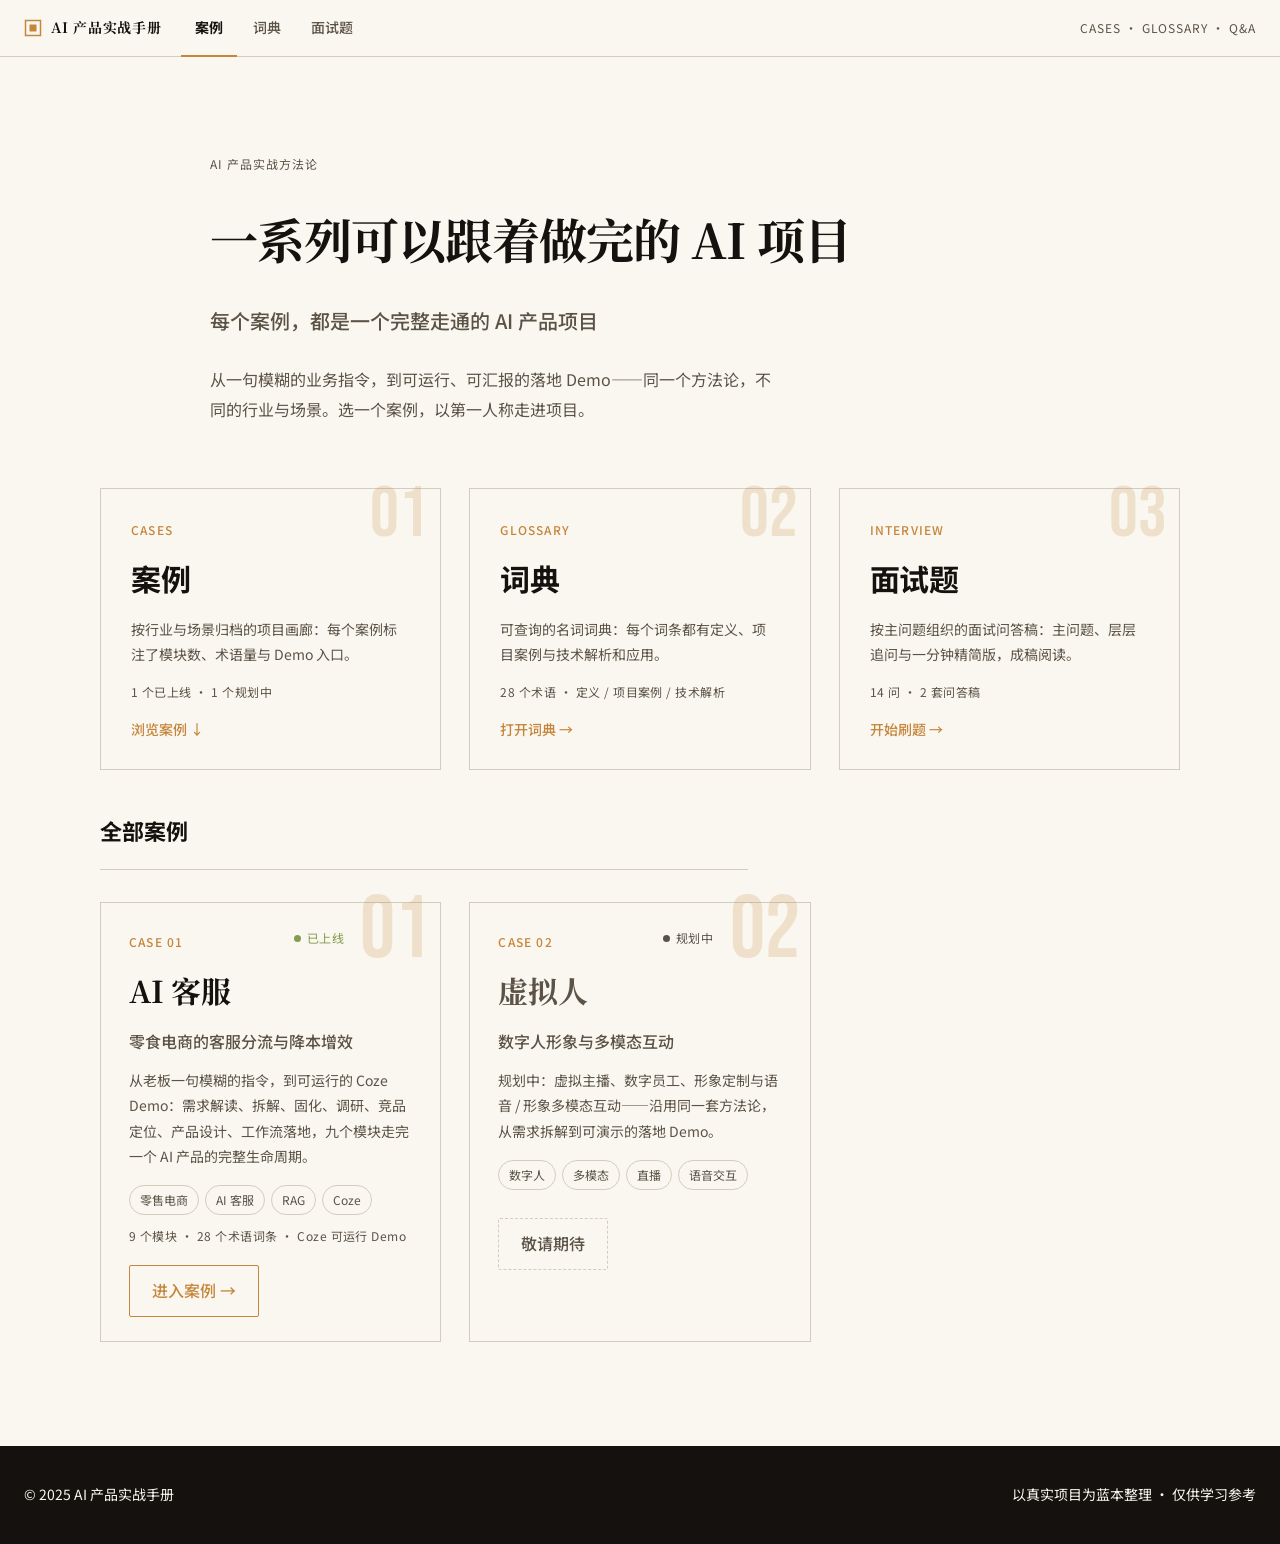
<file: index.html>
<!DOCTYPE html>
<html lang="zh-CN">
<head>
  <meta charset="UTF-8">
  <meta name="viewport" content="width=device-width, initial-scale=1.0">
  <meta name="description" content="AI 产品实战画廊：一系列可以跟着做完的 AI 项目。首个案例——零食电商 AI 客服，从一句话需求到可运行 Demo。">
  <title>AI 产品实战手册｜案例画廊</title>

  <!-- 字体：异步加载，连不上 Google Fonts 时回退系统字体 -->
  <link rel="preconnect" href="https://fonts.googleapis.com">
  <link rel="preconnect" href="https://fonts.gstatic.com" crossorigin>
  <link rel="stylesheet" media="print" onload="this.media='all'"
        href="https://fonts.googleapis.com/css2?family=Noto+Serif+SC:wght@700&family=Noto+Sans+SC:wght@400;500;700&family=Bebas+Neue&family=JetBrains+Mono:wght@400;600&display=swap">
  <noscript>
    <link href="https://fonts.googleapis.com/css2?family=Noto+Serif+SC:wght@700&family=Noto+Sans+SC:wght@400;500;700&family=Bebas+Neue&family=JetBrains+Mono:wght@400;600&display=swap" rel="stylesheet">
  </noscript>

  <!-- 样式：画廊独用（案例站点在 cases/<slug>/ 下自成一体） -->
  <link rel="stylesheet" href="css/tokens.css?v=4">
  <link rel="stylesheet" href="css/gallery.css?v=5">
</head>
<body>
  <a class="skip-link" href="#caseList">跳到案例列表</a>

  <!-- 顶栏 -->
  <header class="topbar">
    <a class="brand" href="./" title="返回案例画廊" aria-label="AI 产品实战手册，返回案例画廊"><svg class="logo-mark" width="18" height="18" viewBox="0 0 18 18" aria-hidden="true"><rect x="1.5" y="1.5" width="15" height="15" fill="none" stroke="currentColor" stroke-width="1.5"/><rect x="5.5" y="5.5" width="7" height="7" fill="currentColor"/></svg><span>AI 产品实战手册</span></a>
    <nav class="site-nav" aria-label="主导航">
      <a href="#cases" class="is-active" data-nav="cases">案例</a>
      <a href="glossary.html" data-nav="glossary">词典</a>
      <a href="interview.html" data-nav="interview">面试题</a>
    </nav>
    <span class="topbar-note">CASES · GLOSSARY · Q&amp;A</span>
  </header>

  <main id="main">
    <!-- Hero（入口与案例计数由 ui/gallery.js 填充） -->
    <header class="hero">
      <div class="hero-inner">
        <span class="kicker">AI 产品实战方法论</span>
        <h1>一系列可以跟着做完的 AI 项目</h1>
        <p class="subtitle">每个案例，都是一个完整走通的 AI 产品项目</p>
        <p class="lede">从一句模糊的业务指令，到可运行、可汇报的落地 Demo——同一个方法论，不同的行业与场景。选一个案例，以第一人称走进项目。</p>
      </div>
    </header>

    <!-- 三大板块入口：案例画廊 / 名词词典 / 面试题库（计数由 ui/gallery.js 填充） -->
    <section class="entries" aria-label="三大板块">
      <a class="entry reveal" href="#cases">
        <span class="entry-no" aria-hidden="true">01</span>
        <p class="entry-kicker">CASES</p>
        <h3 class="entry-title">案例</h3>
        <p class="entry-desc">按行业与场景归档的项目画廊：每个案例标注了模块数、术语量与 Demo 入口。</p>
        <p class="entry-meta" id="entryCaseCount"></p>
        <span class="entry-arrow">浏览案例 ↓</span>
      </a>
      <a class="entry reveal" href="glossary.html">
        <span class="entry-no" aria-hidden="true">02</span>
        <p class="entry-kicker">GLOSSARY</p>
        <h3 class="entry-title">词典</h3>
        <p class="entry-desc">可查询的名词词典：每个词条都有定义、项目案例与技术解析和应用。</p>
        <p class="entry-meta" id="entryTermCount"></p>
        <span class="entry-arrow">打开词典 →</span>
      </a>
      <a class="entry reveal" href="interview.html">
        <span class="entry-no" aria-hidden="true">03</span>
        <p class="entry-kicker">INTERVIEW</p>
        <h3 class="entry-title">面试题</h3>
        <p class="entry-desc">按主问题组织的面试问答稿：主问题、层层追问与一分钟精简版，成稿阅读。</p>
        <p class="entry-meta" id="entryQuizCount"></p>
        <span class="entry-arrow">开始刷题 →</span>
      </a>
    </section>

    <!-- 案例列表（内容由 ui/gallery.js 依据 js/data/cases.js 渲染） -->
    <div class="section-head" id="cases">
      <h2>全部案例</h2>
      <hr>
    </div>
    <section class="case-list" id="caseList" aria-label="案例列表">
      <noscript>
        <p>本页内容由 JavaScript 渲染，请启用 JavaScript 后查看。案例数据源位于 <code>js/data/cases.js</code>。</p>
      </noscript>
    </section>
  </main>

  <!-- 页脚 -->
  <footer class="footer">
    <span>© 2025 AI 产品实战手册</span>
    <span>以真实项目为蓝本整理 · 仅供学习参考</span>
  </footer>

  <!-- 脚本：数据 → 渲染 → 启动 -->
  <script src="js/data/cases.js?v=4"></script>
  <script src="js/data/terms.js?v=4"></script>
  <script src="js/data/interview.js?v=7"></script>
  <script src="js/lib/dom.js"></script>
  <script src="js/ui/gallery.js?v=7"></script>
  <script src="js/main.js?v=5"></script>
</body>
</html>
</file>
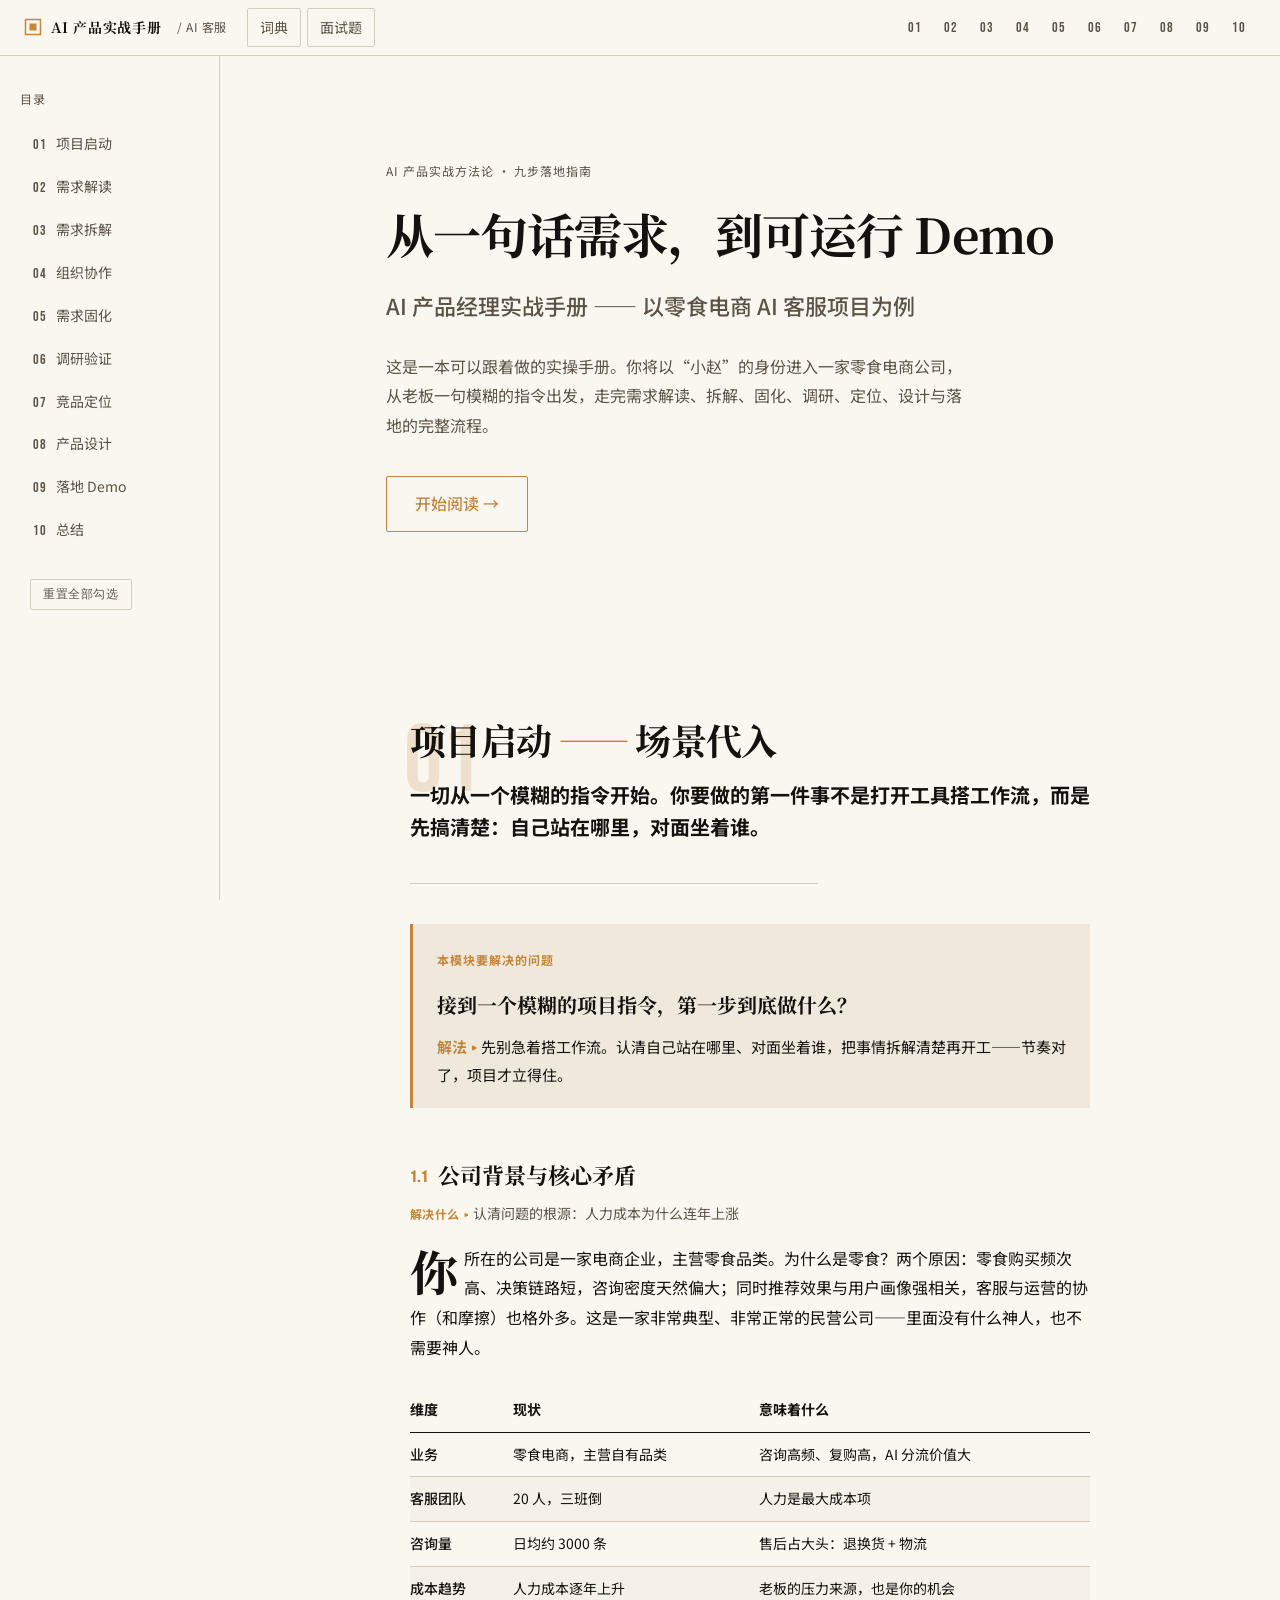
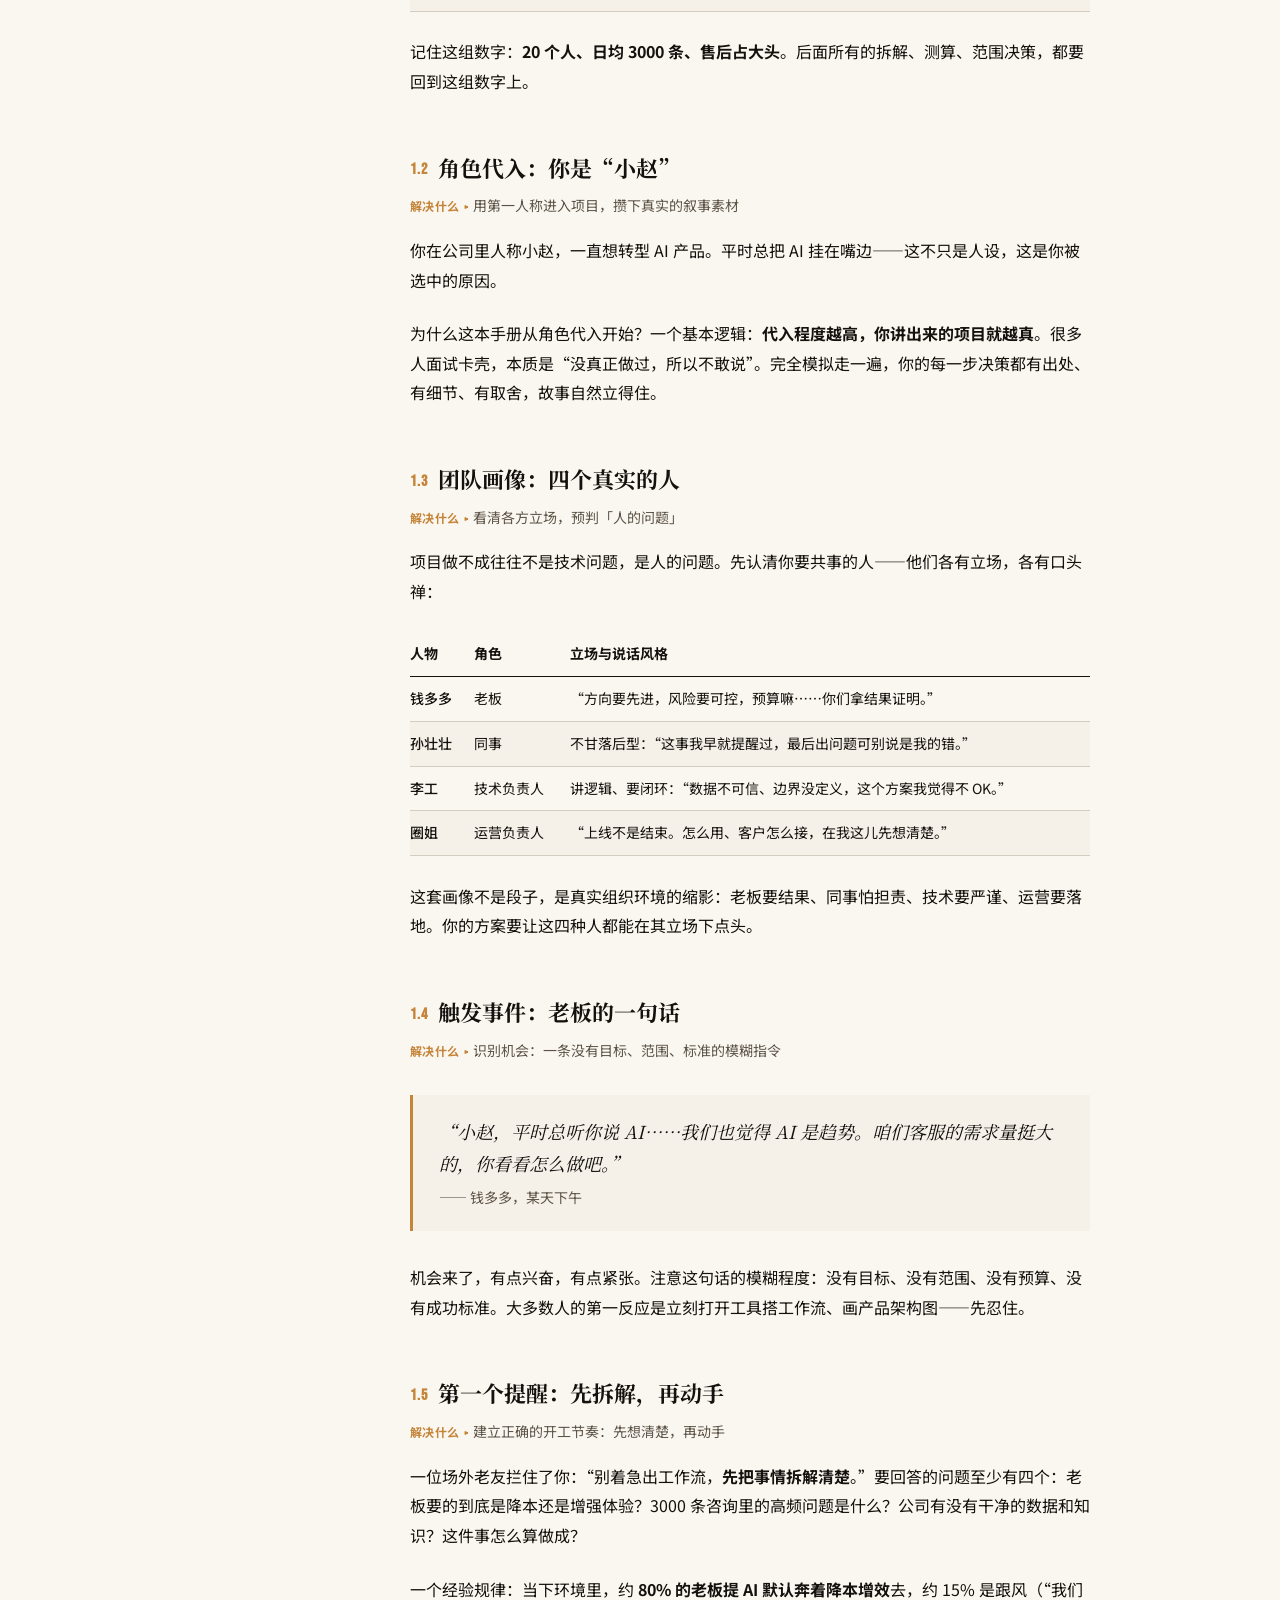
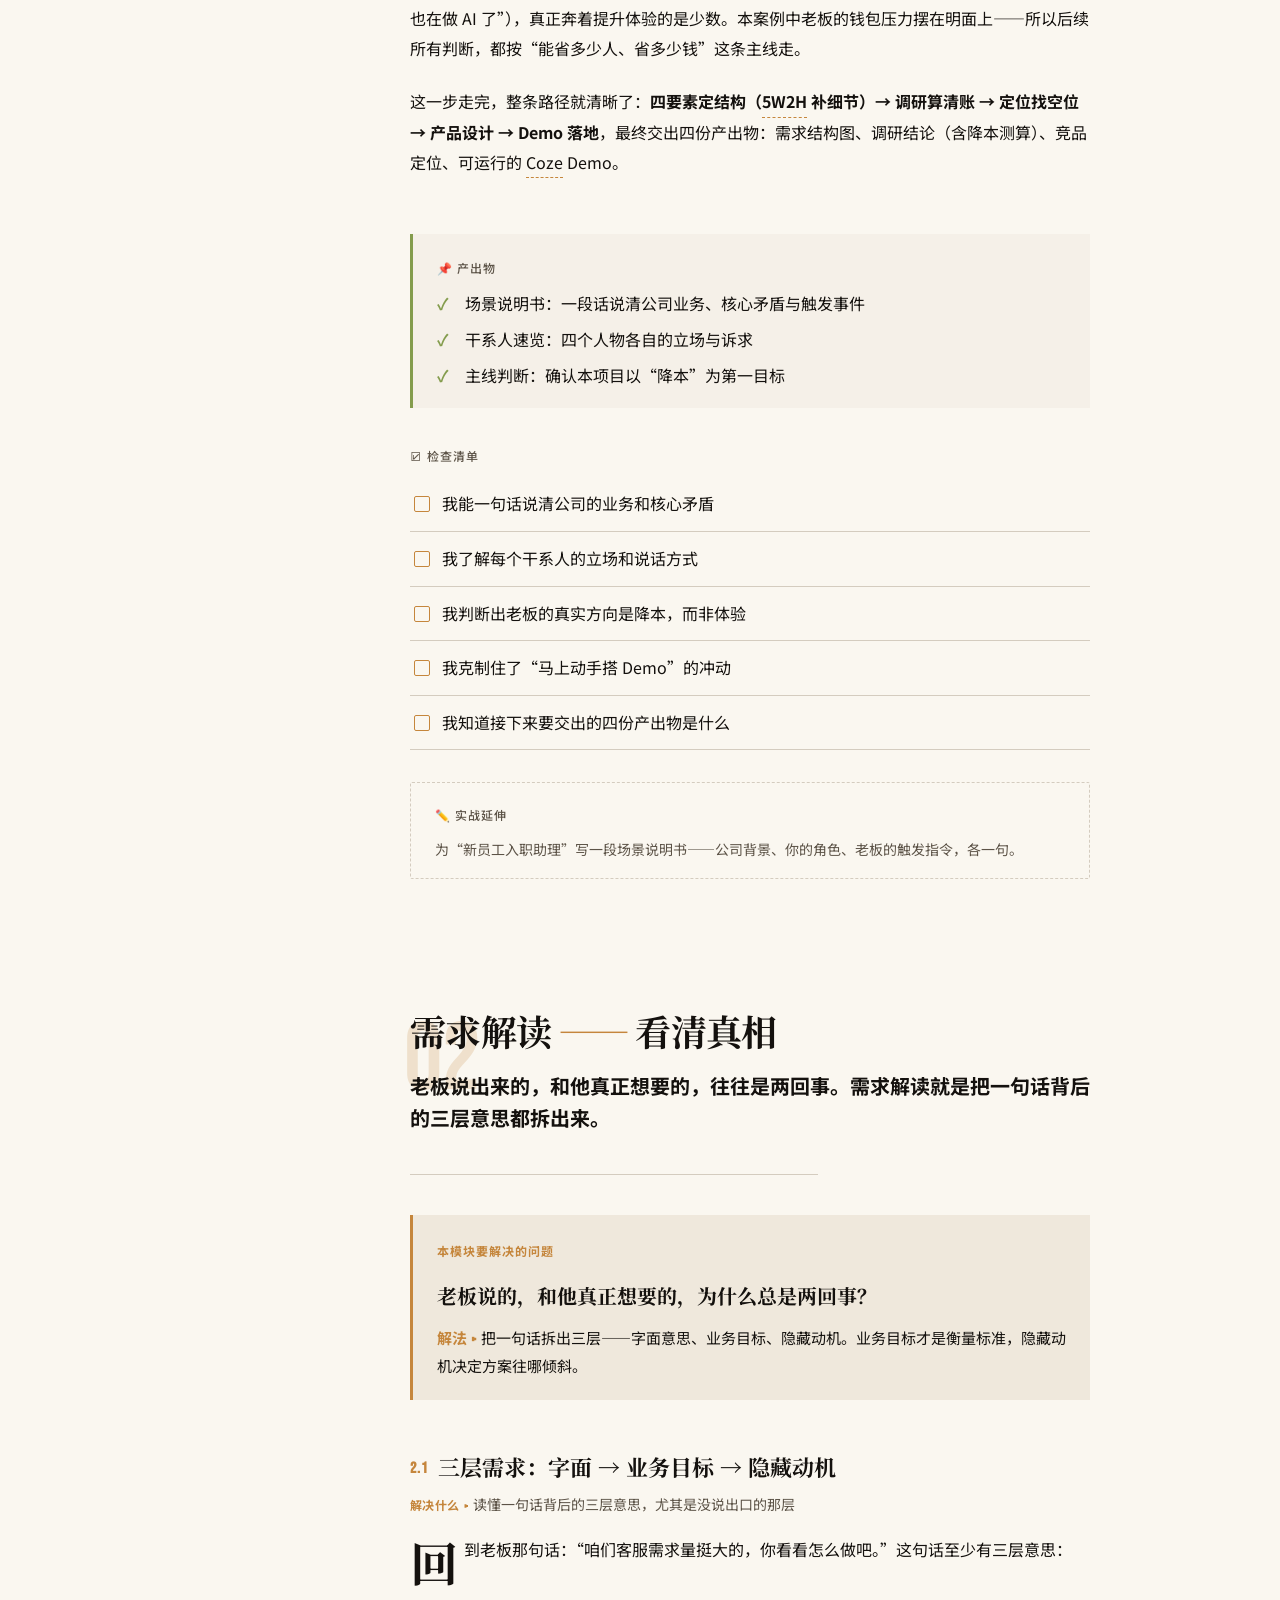
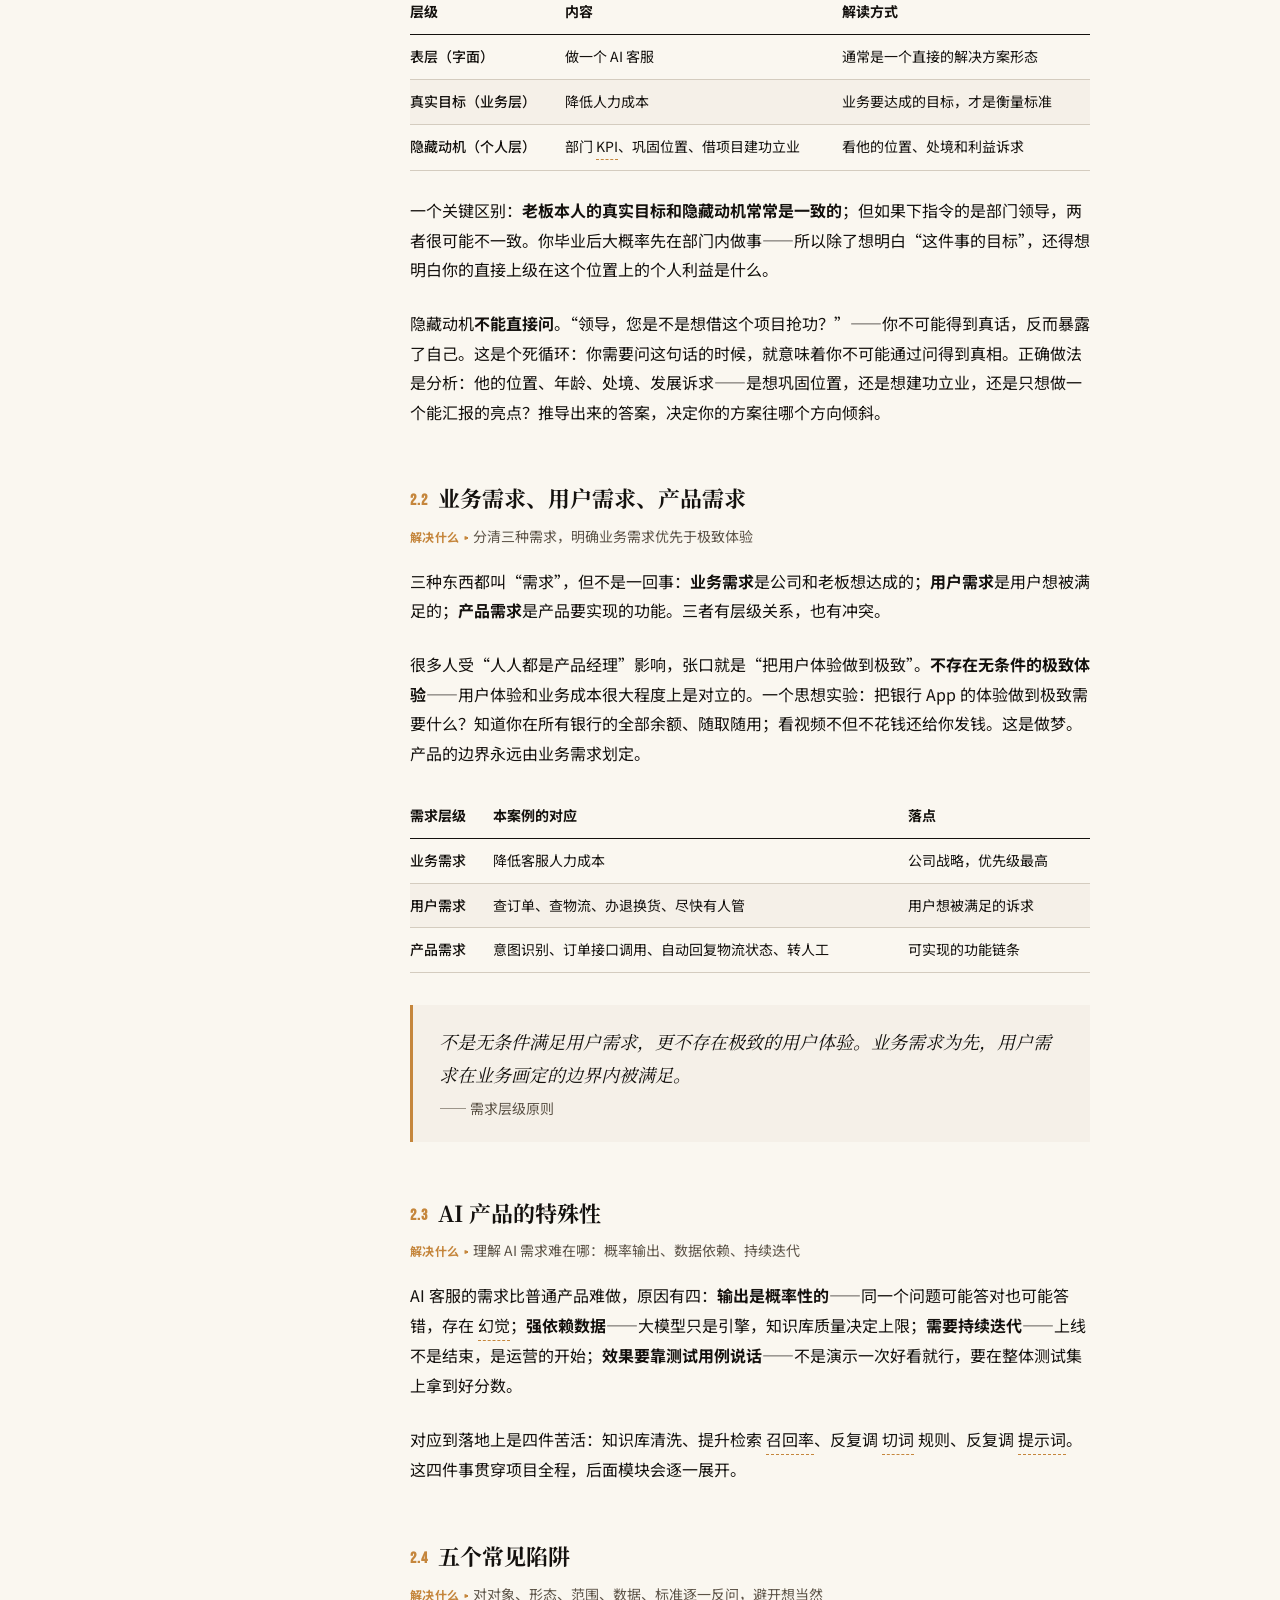
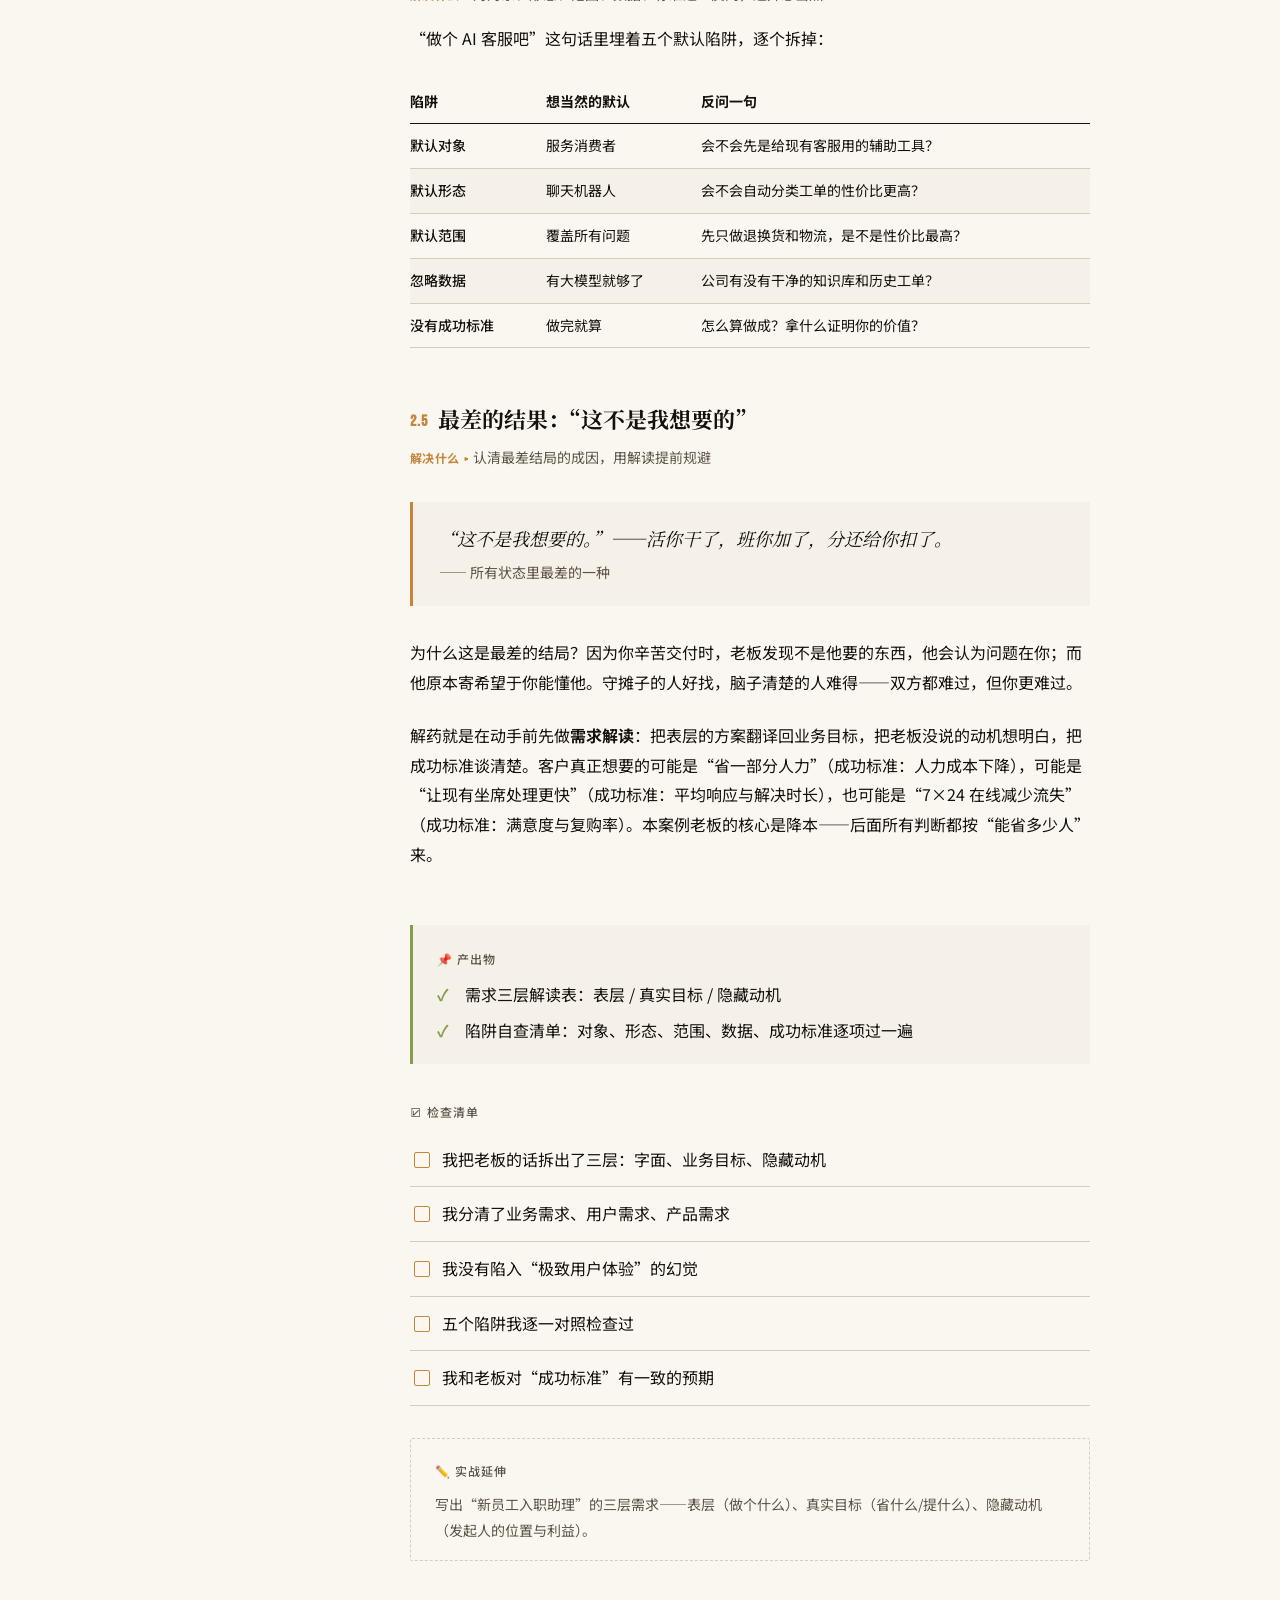
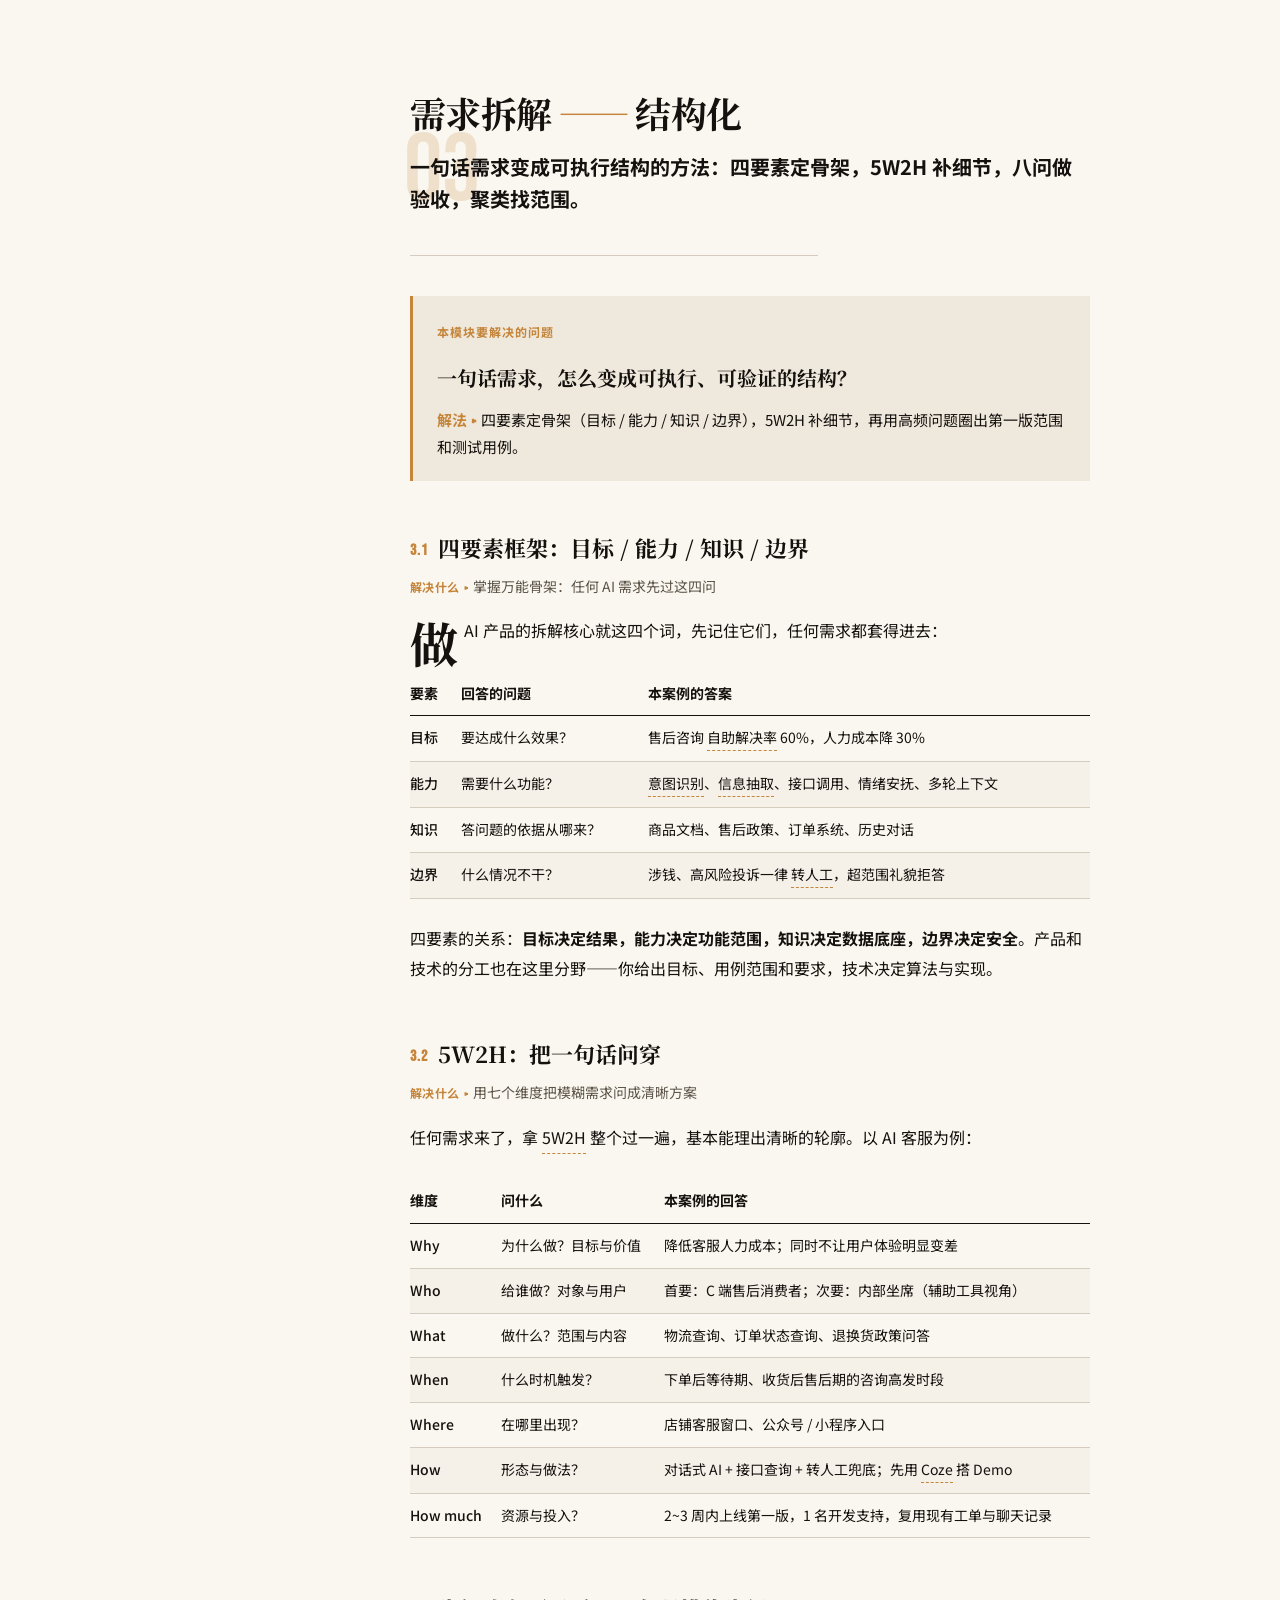
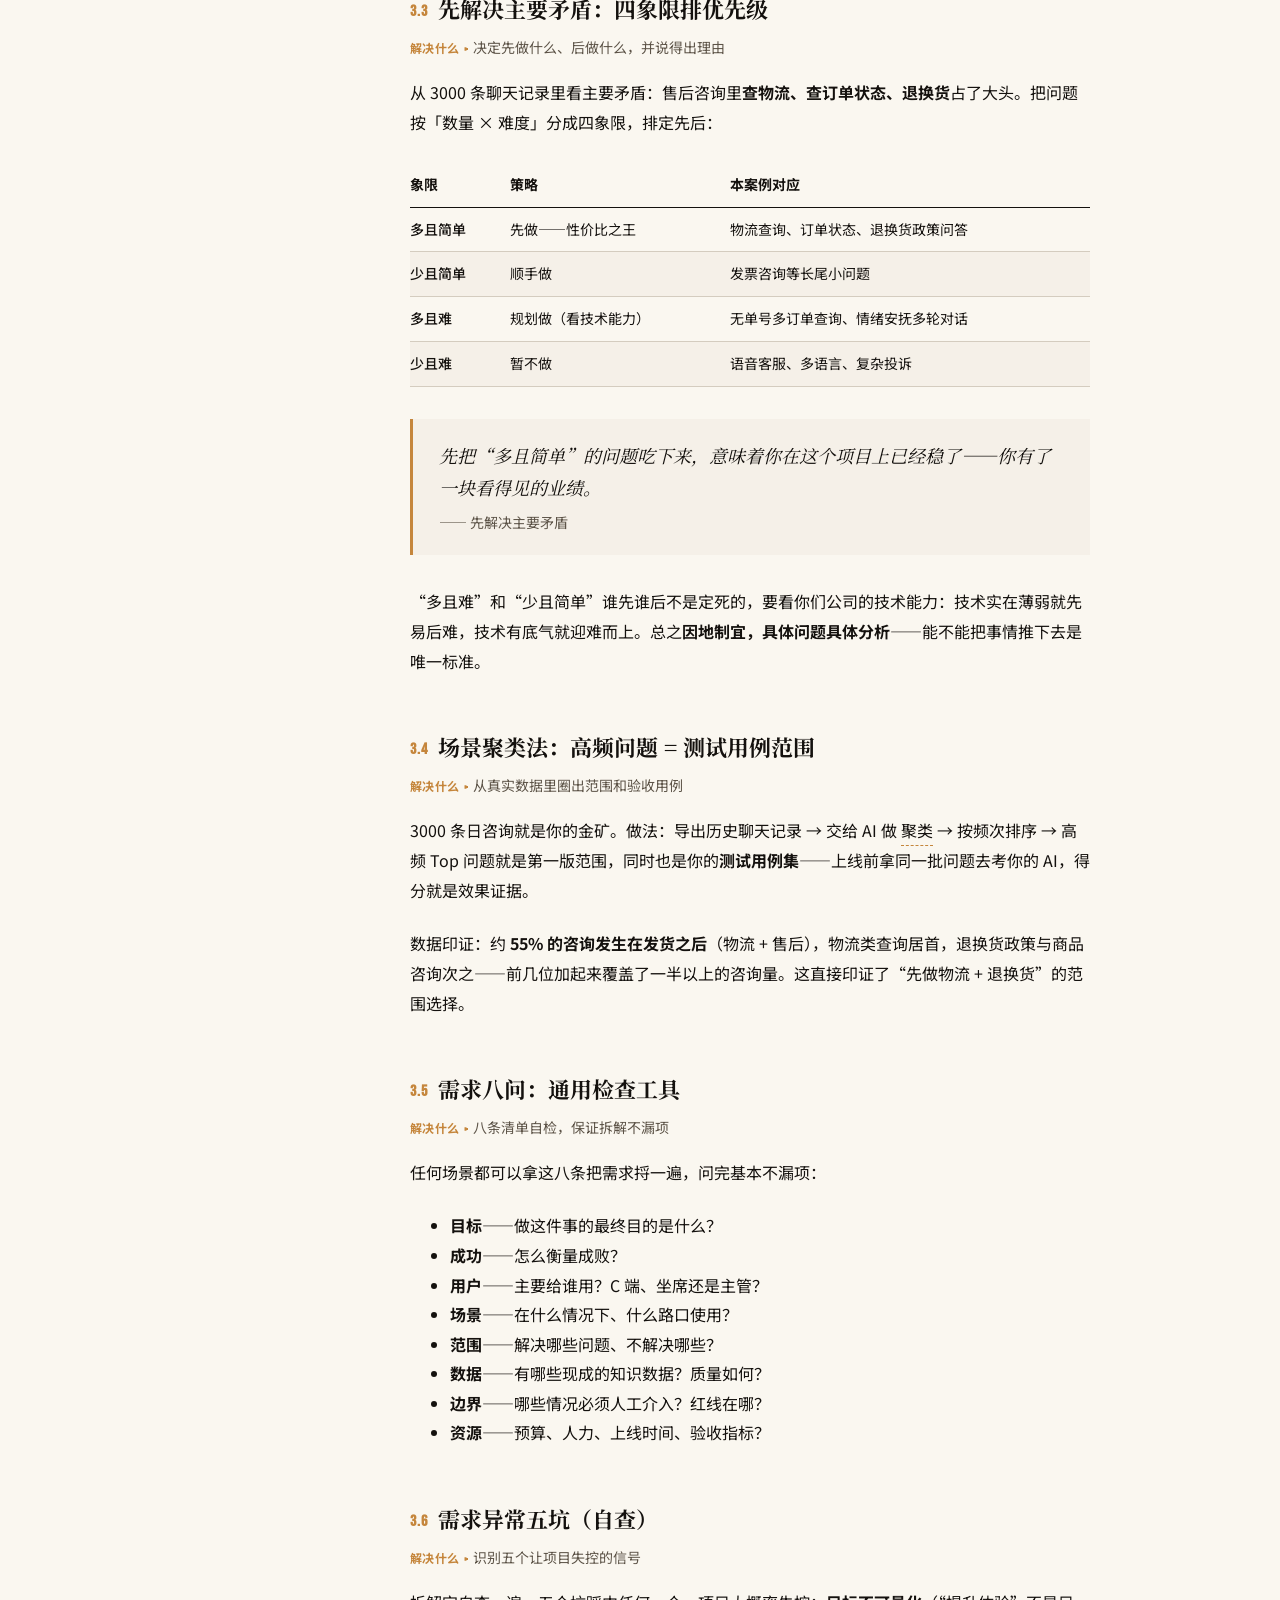
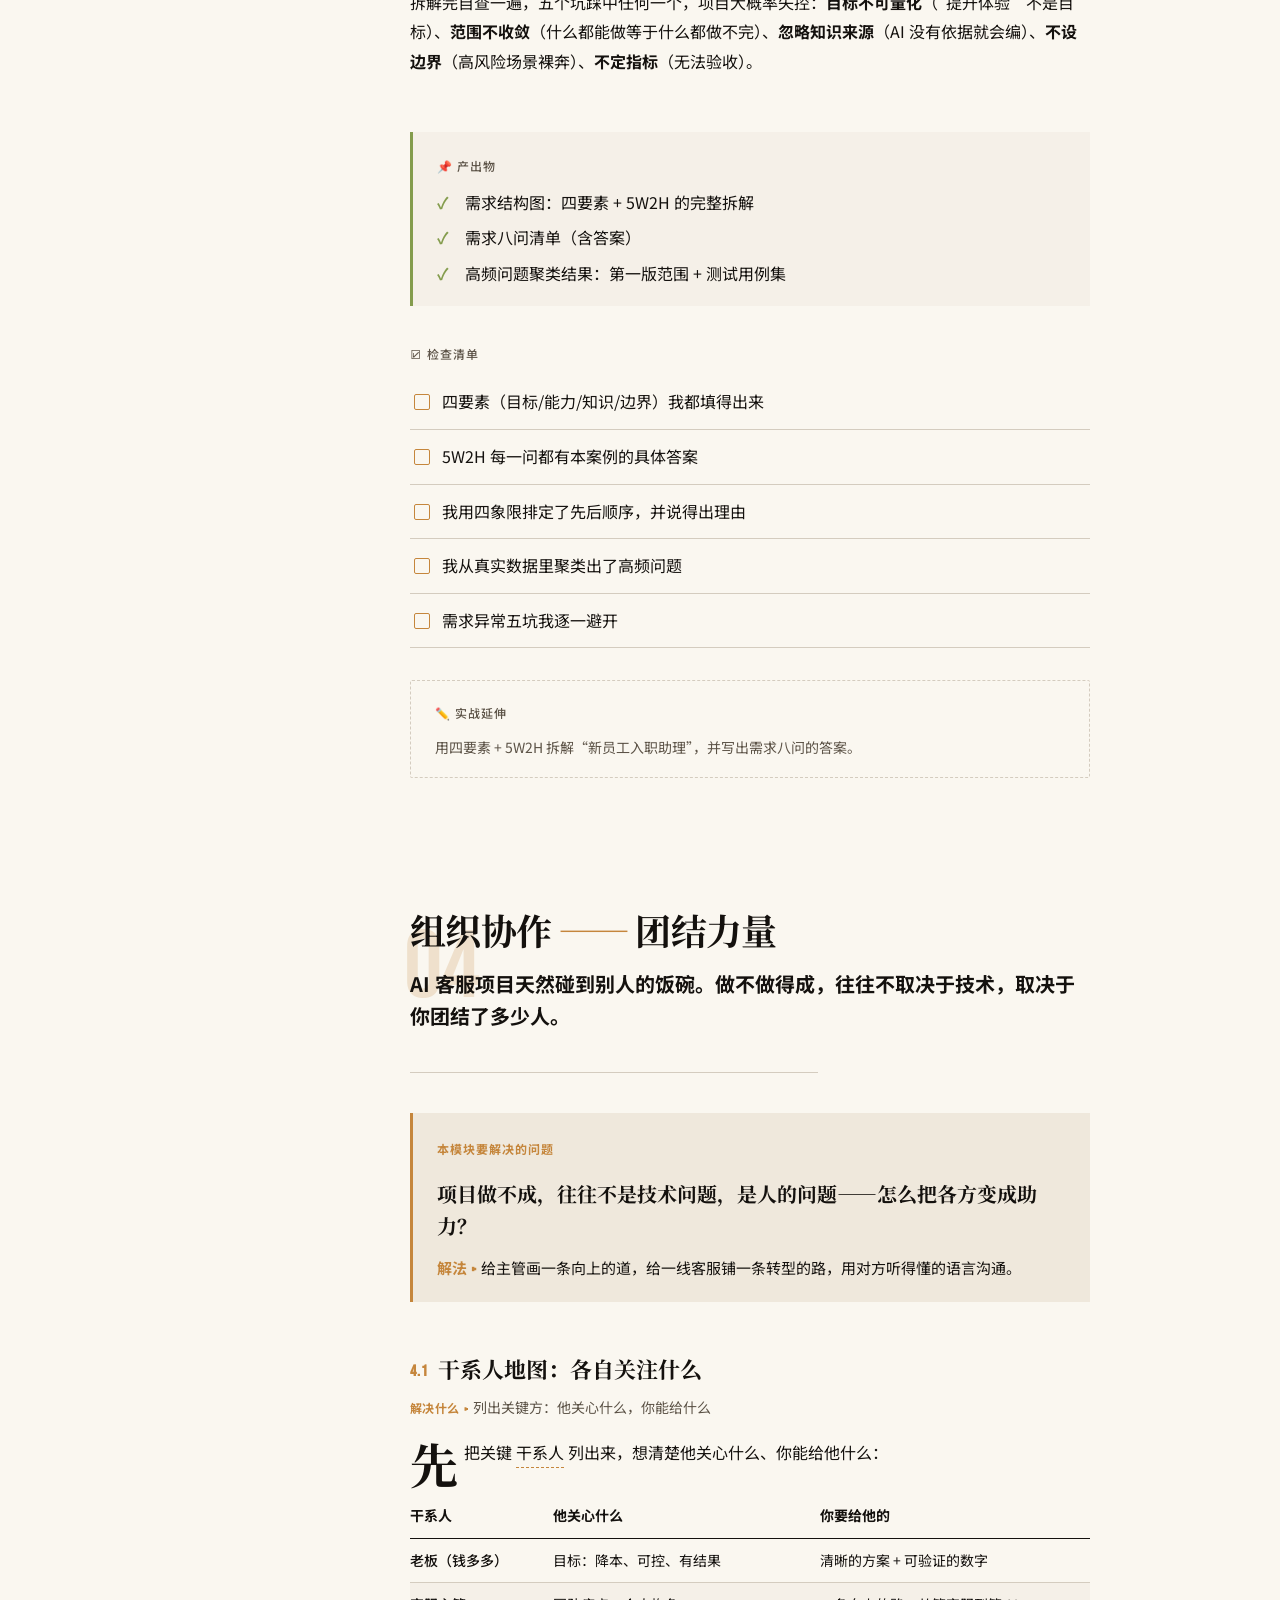
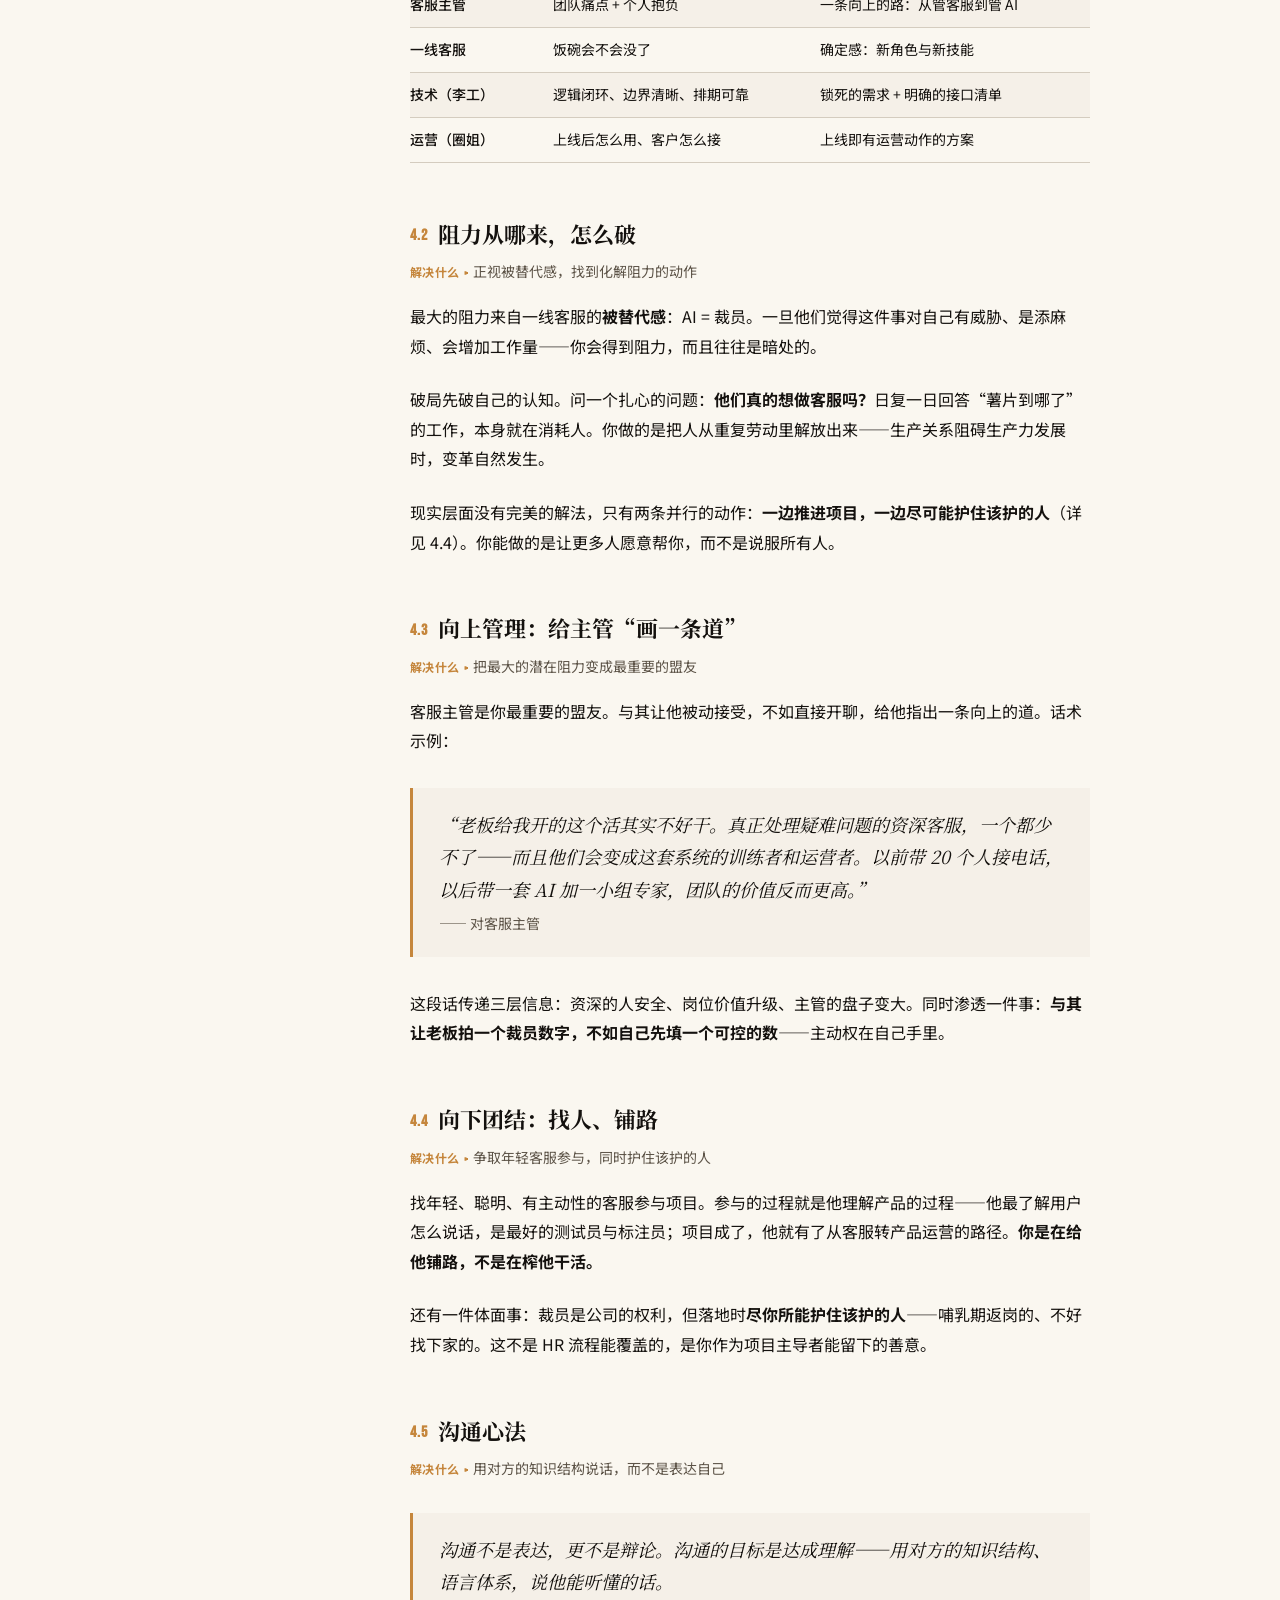
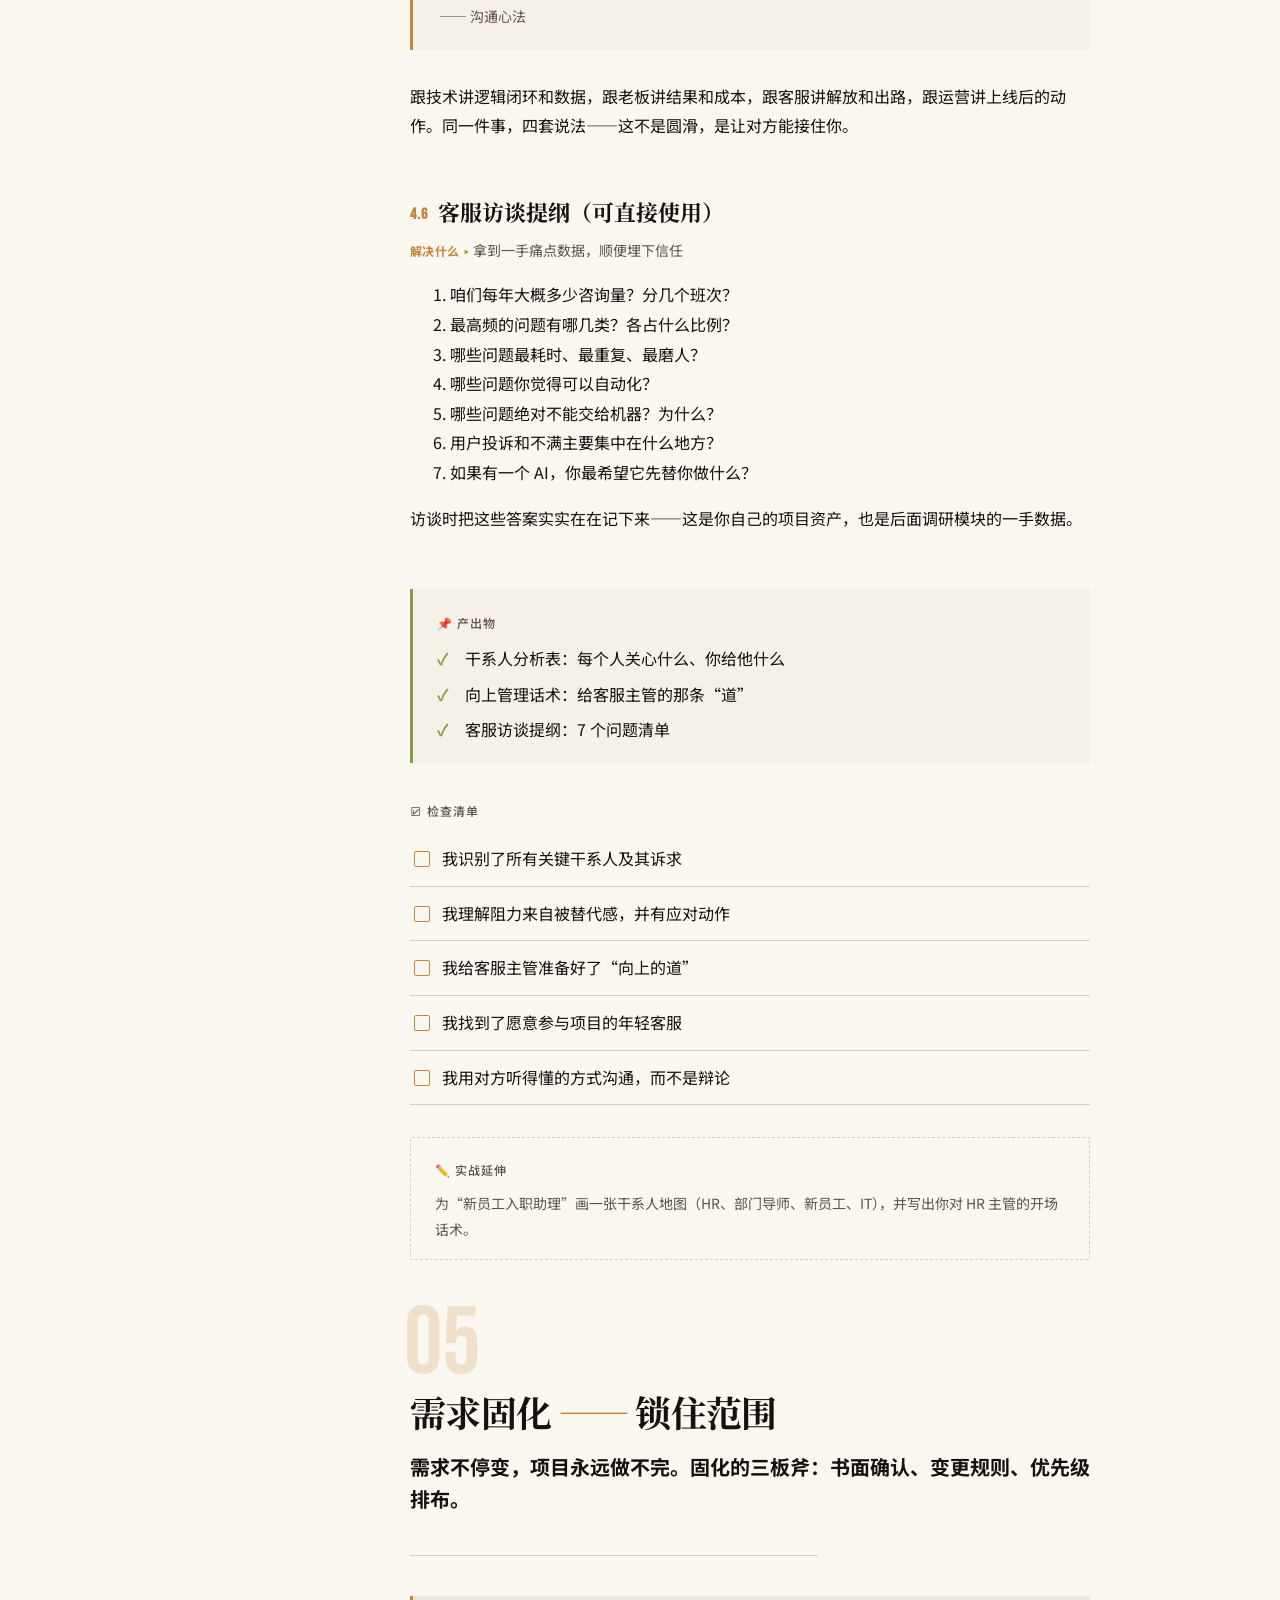
<file: cases/ai-kefu/index.html>
<!DOCTYPE html>
<html lang="zh-CN">
<head>
  <meta charset="UTF-8">
  <meta name="viewport" content="width=device-width, initial-scale=1.0">
  <meta name="description" content="AI 产品实战手册：以零食电商 AI 客服项目为例，九个模块走完从一句话需求到可运行 Demo 的完整流程。">
  <title>AI 产品实战手册｜从 0 到 1 落地一个 AI 客服项目</title>

  <!-- 字体：异步加载。国内网络连不上 Google Fonts 时不阻塞渲染，直接回退系统字体（见 tokens.css 的字体栈） -->
  <link rel="preconnect" href="https://fonts.googleapis.com">
  <link rel="preconnect" href="https://fonts.gstatic.com" crossorigin>
  <link rel="stylesheet" media="print" onload="this.media='all'"
        href="https://fonts.googleapis.com/css2?family=Noto+Serif+SC:wght@700&family=Noto+Sans+SC:wght@400;500;700&family=Bebas+Neue&family=JetBrains+Mono:wght@400;600&display=swap">
  <noscript>
    <link href="https://fonts.googleapis.com/css2?family=Noto+Serif+SC:wght@700&family=Noto+Sans+SC:wght@400;500;700&family=Bebas+Neue&family=JetBrains+Mono:wght@400;600&display=swap" rel="stylesheet">
  </noscript>

  <!-- 样式：按层拆分，tokens 是唯一定义变量的地方 -->
  <link rel="stylesheet" href="css/tokens.css?v=8">
  <link rel="stylesheet" href="css/base.css?v=8">
  <link rel="stylesheet" href="css/layout.css?v=9">
  <link rel="stylesheet" href="css/components.css?v=8">
  <link rel="stylesheet" href="css/drawer.css?v=8">
  <link rel="stylesheet" href="css/motion.css?v=8">
  <link rel="stylesheet" href="css/print.css?v=8">
</head>
<body>
  <a class="skip-link" href="#main">跳到正文</a>

  <!-- 顶部阅读进度条 -->
  <div class="progress" aria-hidden="true"><div class="progress-bar" id="progressBar"></div></div>

  <!-- 顶部导航栏 -->
  <header class="topbar">
    <button class="menu-toggle" type="button" aria-label="打开目录" aria-expanded="false" aria-controls="sidebar">
      <svg class="icon-open" width="18" height="14" viewBox="0 0 18 14" fill="none" aria-hidden="true">
        <path d="M0 1h18M0 7h18M0 13h18" stroke="currentColor" stroke-width="1.5"/>
      </svg>
      <svg class="icon-close" width="14" height="14" viewBox="0 0 14 14" fill="none" aria-hidden="true">
        <path d="M1 1l12 12M13 1L1 13" stroke="currentColor" stroke-width="1.5"/>
      </svg>
    </button>
    <a class="brand" id="brand" href="../../index.html" title="返回案例画廊" aria-label="AI 产品实战手册，返回案例画廊"><svg class="logo-mark" width="18" height="18" viewBox="0 0 18 18" aria-hidden="true"><rect x="1.5" y="1.5" width="15" height="15" fill="none" stroke="currentColor" stroke-width="1.5"/><rect x="5.5" y="5.5" width="7" height="7" fill="currentColor"/></svg><span id="brandText">AI 产品实战手册</span></a>
    <span class="case-crumb" aria-hidden="true">/ AI 客服</span>
    <span class="site-links">
      <a class="dict-link" href="../../glossary.html" title="打开名词词典">词典</a>
      <a class="dict-link" href="../../interview.html" title="打开面试题库">面试题</a>
    </span>
    <nav class="topnav" id="topNav" aria-label="模块快速导航"></nav>
  </header>

  <div class="layout">
    <!-- 侧边栏目录（内容由 render.js 依据数据生成） -->
    <aside class="sidebar" id="sidebar">
      <div class="toc" id="toc"></div>
    </aside>
    <div class="backdrop" id="backdrop"></div>

    <main class="main" id="main">
      <!-- Hero 区域（文案来自 data/site.js） -->
      <header class="hero" id="hero">
        <div class="hero-inner">
          <span class="kicker" id="heroKicker"></span>
          <h1 id="heroTitle"></h1>
          <p class="subtitle" id="heroSubtitle"></p>
          <p class="lede" id="heroLede"></p>
          <a class="btn" id="heroCta" href="#m01"></a>
        </div>
      </header>

      <!-- 九个模块 + 总结（由 render.js 依据数据生成） -->
      <div class="content" id="modules">
        <noscript>
          <p>本站内容由 JavaScript 渲染，请启用 JavaScript 后查看。内容源文件位于 <code>js/data/</code> 目录。</p>
        </noscript>
      </div>

    </main>
  </div>

  <!-- 页脚（文案来自 data/site.js） -->
  <footer class="footer">
    <span id="footerLeft"></span>
    <span id="footerRight"></span>
  </footer>

  <!-- 术语详解抽屉：点击正文划线词后从右侧滑入（内容由 ui/drawer.js 依据 terms.js 渲染） -->
  <aside class="term-drawer" id="termDrawer" role="dialog" aria-modal="true" aria-labelledby="termDrawerTitle">
    <header class="term-drawer-head">
      <div>
        <p class="term-drawer-kicker">术语详解</p>
        <h4 id="termDrawerTitle"></h4>
      </div>
      <button class="term-drawer-close" type="button" aria-label="关闭详解">
        <svg width="12" height="12" viewBox="0 0 12 12" fill="none" aria-hidden="true">
          <path d="M1 1l10 10M11 1L1 11" stroke="currentColor" stroke-width="1.5"/>
        </svg>
      </button>
    </header>
    <div class="term-drawer-body"></div>
  </aside>
  <div class="term-backdrop" id="termBackdrop"></div>

  <!-- 脚本：lib → data → ui → main（经典脚本，file:// 直开可用） -->
  <script src="js/lib/dom.js?v=8"></script>
  <script src="js/lib/store.js?v=8"></script>
  <script src="js/data/site.js?v=8"></script>
  <script src="../../js/data/terms.js?v=4"></script>
  <script src="js/data/module-01.js?v=8"></script>
  <script src="js/data/module-02.js?v=8"></script>
  <script src="js/data/module-03.js?v=8"></script>
  <script src="js/data/module-04.js?v=8"></script>
  <script src="js/data/module-05.js?v=8"></script>
  <script src="js/data/module-06.js?v=8"></script>
  <script src="js/data/module-07.js?v=8"></script>
  <script src="js/data/module-08.js?v=8"></script>
  <script src="js/data/module-09.js?v=8"></script>
  <script src="js/data/summary.js?v=8"></script>
  <script src="js/ui/render.js?v=8"></script>
  <script src="js/ui/nav.js?v=8"></script>
  <script src="js/ui/progress.js?v=8"></script>
  <script src="js/ui/reveal.js?v=8"></script>
  <script src="js/ui/drawer.js?v=8"></script>
  <script src="js/ui/checklist.js?v=8"></script>
  <script src="js/main.js?v=8"></script>
</body>
</html>
</file>
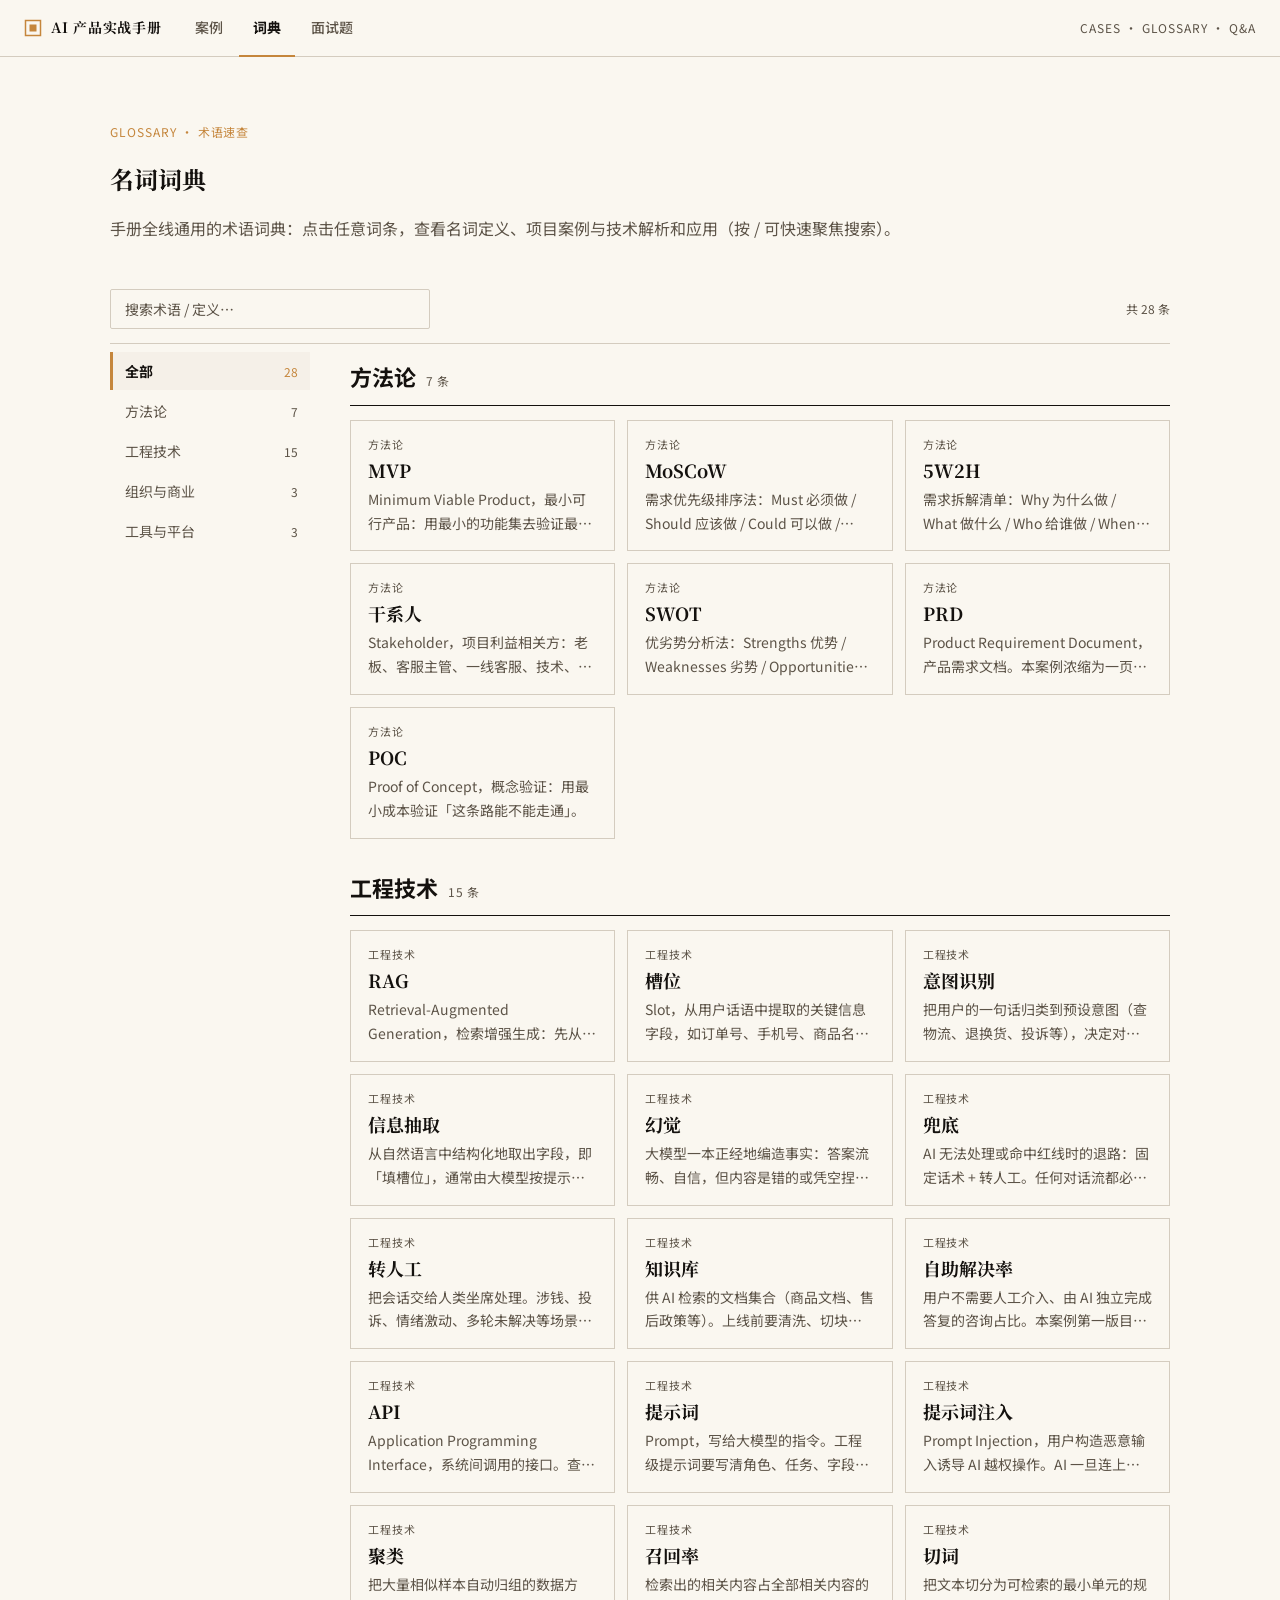
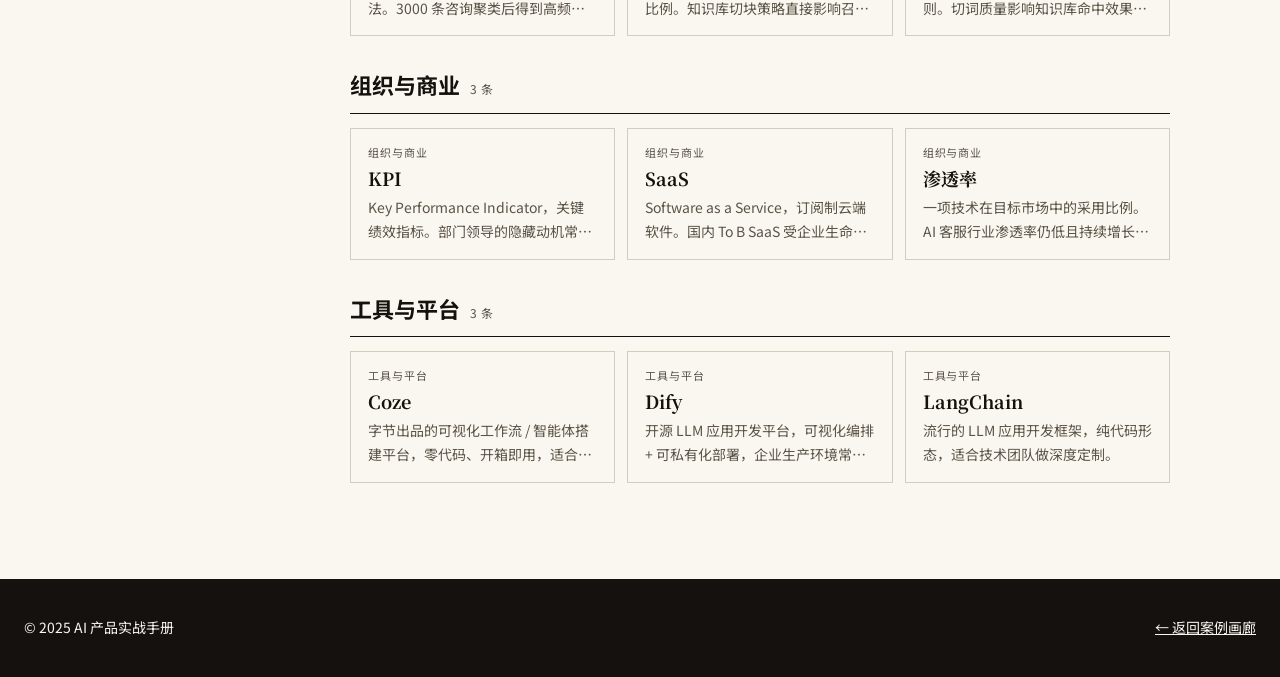
<file: glossary.html>
<!DOCTYPE html>
<html lang="zh-CN">
<head>
  <meta charset="UTF-8">
  <meta name="viewport" content="width=device-width, initial-scale=1.0">
  <meta name="description" content="AI 产品实战手册 · 名词词典：可查询的术语词典，每个词条含名词定义、项目案例与技术解析和应用。">
  <title>名词词典｜AI 产品实战手册</title>

  <!-- 字体：异步加载，连不上 Google Fonts 时回退系统字体 -->
  <link rel="preconnect" href="https://fonts.googleapis.com">
  <link rel="preconnect" href="https://fonts.gstatic.com" crossorigin>
  <link rel="stylesheet" media="print" onload="this.media='all'"
        href="https://fonts.googleapis.com/css2?family=Noto+Serif+SC:wght@700&family=Noto+Sans+SC:wght@400;500;700&family=Bebas+Neue&family=JetBrains+Mono:wght@400;600&display=swap">
  <noscript>
    <link href="https://fonts.googleapis.com/css2?family=Noto+Serif+SC:wght@700&family=Noto+Sans+SC:wght@400;500;700&family=Bebas+Neue&family=JetBrains+Mono:wght@400;600&display=swap" rel="stylesheet">
  </noscript>

  <link rel="stylesheet" href="css/tokens.css?v=4">
  <link rel="stylesheet" href="css/site.css?v=2">
  <link rel="stylesheet" href="css/dictionary.css?v=6">
</head>
<body>
  <a class="skip-link" href="#glossaryList">跳到词典列表</a>

  <!-- 顶栏：logo + 案例/词典 导航 -->
  <header class="topbar">
    <a class="brand" href="./" title="返回首页" aria-label="AI 产品实战手册，返回首页">
      <svg class="logo-mark" width="18" height="18" viewBox="0 0 18 18" aria-hidden="true"><rect x="1.5" y="1.5" width="15" height="15" fill="none" stroke="currentColor" stroke-width="1.5"/><rect x="5.5" y="5.5" width="7" height="7" fill="currentColor"/></svg>
      <span>AI 产品实战手册</span>
    </a>
    <nav class="site-nav" aria-label="主导航">
      <a href="./" data-nav="cases">案例</a>
      <a href="glossary.html" class="is-active" data-nav="glossary" aria-current="page">词典</a>
      <a href="interview.html" data-nav="interview">面试题</a>
    </nav>
    <span class="topbar-note">CASES · GLOSSARY · Q&amp;A</span>
  </header>

  <main id="main">
    <div class="glossary">
      <header class="glossary-head">
        <span class="kicker">GLOSSARY · 术语速查</span>
        <h2>名词词典</h2>
        <p class="lede">手册全线通用的术语词典：点击任意词条，查看名词定义、项目案例与技术解析和应用（按 / 可快速聚焦搜索）。</p>
      </header>

      <div class="glossary-tools">
        <input class="glossary-search" type="search" placeholder="搜索术语 / 定义…" title="快捷键：按 / 聚焦搜索" aria-label="搜索术语">
        <span class="glossary-count" id="glossaryCount" role="status"></span>
      </div>

      <!-- 左侧分组导航 + 右侧词条网格（可承载大量词条） -->
      <div class="dict-layout">
        <nav class="dict-rail" id="dictRail" aria-label="按分类筛选"></nav>
        <div id="glossaryList" aria-label="词条列表">
          <noscript>
            <p>本页内容由 JavaScript 渲染，请启用 JavaScript 后查看。数据源位于 <code>js/data/terms.js</code>。</p>
          </noscript>
        </div>
      </div>
    </div>
  </main>

  <!-- 术语详解抽屉（与案例站同款三段式） -->
  <aside class="term-drawer" id="termDrawer" role="dialog" aria-modal="true" aria-labelledby="termDrawerTitle">
    <header class="term-drawer-head">
      <div>
        <p class="term-drawer-kicker">术语详解</p>
        <h4 id="termDrawerTitle"></h4>
      </div>
      <button class="term-drawer-close" type="button" aria-label="关闭详解">
        <svg width="12" height="12" viewBox="0 0 12 12" fill="none" aria-hidden="true">
          <path d="M1 1l10 10M11 1L1 11" stroke="currentColor" stroke-width="1.5"/>
        </svg>
      </button>
    </header>
    <div class="term-drawer-body"></div>
  </aside>
  <div class="term-backdrop" id="termBackdrop"></div>

  <!-- 页脚 -->
  <footer class="footer">
    <span>© 2025 AI 产品实战手册</span>
    <span><a href="./" style="color:inherit">← 返回案例画廊</a></span>
  </footer>

  <!-- 脚本：lib → data → ui → main -->
  <script src="js/lib/dom.js?v=4"></script>
  <script src="js/data/terms.js?v=4"></script>
  <script src="js/ui/fmt.js?v=4"></script>
  <script src="js/ui/dictionary.js?v=6"></script>
  <script src="js/ui/drawer.js?v=4"></script>
  <script src="js/main.js?v=5"></script>
</body>
</html>
</file>
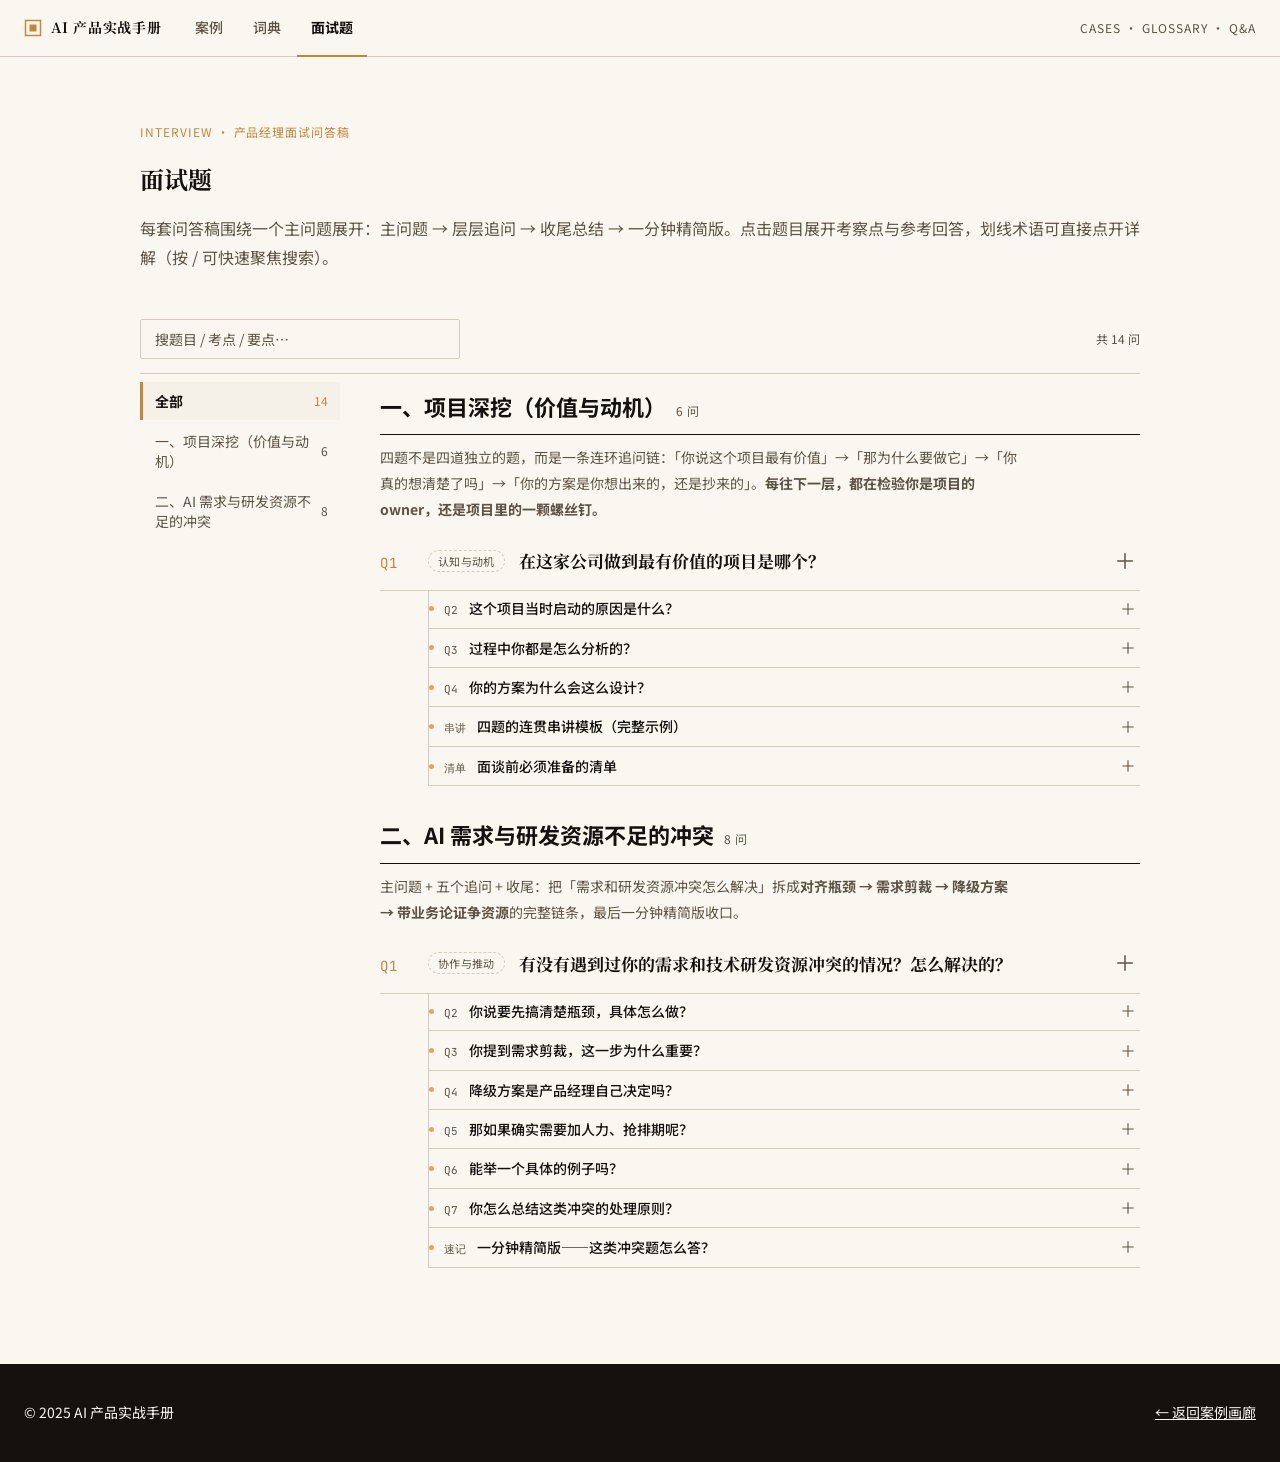
<file: interview.html>
<!DOCTYPE html>
<html lang="zh-CN">
<head>
  <meta charset="UTF-8">
  <meta name="viewport" content="width=device-width, initial-scale=1.0">
  <meta name="description" content="AI 产品实战手册 · 面试题库：传统产品经理面试高频题，按分类整理，每题附考察点与答题要点。">
  <title>面试题库｜AI 产品实战手册</title>

  <!-- 字体：异步加载，连不上 Google Fonts 时回退系统字体 -->
  <link rel="preconnect" href="https://fonts.googleapis.com">
  <link rel="preconnect" href="https://fonts.gstatic.com" crossorigin>
  <link rel="stylesheet" media="print" onload="this.media='all'"
        href="https://fonts.googleapis.com/css2?family=Noto+Serif+SC:wght@700&family=Noto+Sans+SC:wght@400;500;700&family=Bebas+Neue&family=JetBrains+Mono:wght@400;600&display=swap">
  <noscript>
    <link href="https://fonts.googleapis.com/css2?family=Noto+Serif+SC:wght@700&family=Noto+Sans+SC:wght@400;500;700&family=Bebas+Neue&family=JetBrains+Mono:wght@400;600&display=swap" rel="stylesheet">
  </noscript>

  <link rel="stylesheet" href="css/tokens.css?v=4">
  <link rel="stylesheet" href="css/site.css?v=2">
  <link rel="stylesheet" href="css/interview.css?v=6">
</head>
<body>
  <a class="skip-link" href="#qaList">跳到题目列表</a>

  <!-- 顶栏：logo + 案例 / 词典 / 面试题 导航 -->
  <header class="topbar">
    <a class="brand" href="./" title="返回首页" aria-label="AI 产品实战手册，返回首页">
      <svg class="logo-mark" width="18" height="18" viewBox="0 0 18 18" aria-hidden="true"><rect x="1.5" y="1.5" width="15" height="15" fill="none" stroke="currentColor" stroke-width="1.5"/><rect x="5.5" y="5.5" width="7" height="7" fill="currentColor"/></svg>
      <span>AI 产品实战手册</span>
    </a>
    <nav class="site-nav" aria-label="主导航">
      <a href="./" data-nav="cases">案例</a>
      <a href="glossary.html" data-nav="glossary">词典</a>
      <a href="interview.html" class="is-active" data-nav="interview" aria-current="page">面试题</a>
    </nav>
    <span class="topbar-note">CASES · GLOSSARY · Q&amp;A</span>
  </header>

  <main id="main">
    <div class="quiz">
      <header class="quiz-head">
        <span class="kicker">INTERVIEW · 产品经理面试问答稿</span>
        <h2>面试题</h2>
        <p class="lede">每套问答稿围绕一个主问题展开：主问题 → 层层追问 → 收尾总结 → 一分钟精简版。点击题目展开考察点与参考回答，划线术语可直接点开详解（按 / 可快速聚焦搜索）。</p>
      </header>

      <div class="quiz-tools">
        <input class="quiz-search" type="search" placeholder="搜题目 / 考点 / 要点…" title="快捷键：按 / 聚焦搜索" aria-label="搜索面试题">
        <span class="quiz-count" id="quizCount" role="status"></span>
      </div>

      <!-- 左侧分类导航 + 右侧题目列表（可承载大量题目） -->
      <div class="quiz-layout">
        <nav class="qa-rail" id="qaRail" aria-label="按问题筛选"></nav>
        <div id="qaList" aria-label="题目列表">
          <noscript>
            <p>本页内容由 JavaScript 渲染，请启用 JavaScript 后查看。数据源位于 <code>js/data/interview.js</code>。</p>
          </noscript>
        </div>
      </div>
    </div>
  </main>

  <!-- 术语详解抽屉（要点里的 [[术语]] 点击打开） -->
  <aside class="term-drawer" id="termDrawer" role="dialog" aria-modal="true" aria-labelledby="termDrawerTitle">
    <header class="term-drawer-head">
      <div>
        <p class="term-drawer-kicker">术语详解</p>
        <h4 id="termDrawerTitle"></h4>
      </div>
      <button class="term-drawer-close" type="button" aria-label="关闭详解">
        <svg width="12" height="12" viewBox="0 0 12 12" fill="none" aria-hidden="true">
          <path d="M1 1l10 10M11 1L1 11" stroke="currentColor" stroke-width="1.5"/>
        </svg>
      </button>
    </header>
    <div class="term-drawer-body"></div>
  </aside>
  <div class="term-backdrop" id="termBackdrop"></div>

  <!-- 页脚 -->
  <footer class="footer">
    <span>© 2025 AI 产品实战手册</span>
    <span><a href="./" style="color:inherit">← 返回案例画廊</a></span>
  </footer>

  <!-- 脚本：lib → data → ui → main -->
  <script src="js/lib/dom.js?v=4"></script>
  <script src="js/data/terms.js?v=4"></script>
  <script src="js/data/interview.js?v=7"></script>
  <script src="js/ui/fmt.js?v=4"></script>
  <script src="js/ui/interview.js?v=9"></script>
  <script src="js/ui/drawer.js?v=4"></script>
  <script src="js/main.js?v=5"></script>
</body>
</html>
</file>
<file: css/tokens.css>
/* ==========================================================================
   tokens.css — 画廊首页设计令牌（新增案例时与 cases/<slug>/css/tokens.css 保持一致）
   全站唯一定义处，其余文件只引用变量，不写裸色值。
   ========================================================================== */

:root {
  /* —— 色彩系统 —— */
  --bg: #FAF7F0;             /* 米白纸感底 */
  --ink: #14110E;            /* 墨黑（主文字 / 页脚底） */
  --ink-soft: #5C5347;       /* 暖灰（次要文字） */
  --accent: #C5863C;         /* 印刷橙（唯一跳色：编号 / 金句边线 / 交互） */
  --accent-dim: rgba(197, 134, 60, 0.2); /* 章节大编号 20% 半透明 */
  --green: #849C4D;          /* 深绿：产出物 ✓ / 检查清单 / 成功标注 */
  --line: #D4CCBF;           /* 浅褐细分割线 */
  --zebra: #F5F0E8;          /* 表格斑马纹 / 引语底 */
  --code-bg: #EFE8DC;        /* 代码 / 术语块底 */
  --warn-bg: #F5E8E0;        /* 警示块底（淡橘） */
  --warn-ink: #A0522D;       /* 警示块文字（深橘） */
  --footer-ink: #FAF7F0;     /* 页脚浅色文字 */
  --tooltip-bg: #14110E;
  --tooltip-ink: #FAF7F0;

  /* —— 字体系统 —— */
  --font-serif: "Noto Serif SC", "Songti SC", "STSong", "SimSun", serif;
  --font-sans: "Noto Sans SC", "PingFang SC", "Hiragino Sans GB", "Microsoft YaHei", sans-serif;
  --font-mono: "JetBrains Mono", "Fira Code", "SF Mono", Menlo, Consolas, monospace;
  --font-num: "Bebas Neue", "Inter Tight", "Arial Narrow", sans-serif;

  /* —— 字号层级（全站不超过 5 级 + 标签） —— */
  --fs-hero: 48px;   /* Hero 主标题 */
  --fs-h2: 36px;     /* 模块标题 */
  --fs-h3: 22px;     /* 小节标题 */
  --fs-body: 16px;   /* 正文 */
  --fs-small: 14px;  /* 表格文字 */
  --fs-label: 12px;  /* 标签 / 术语 */

  --lh-body: 1.85;
  --lh-table: 1.7;

  /* —— 布局尺寸 —— */
  --content-w: 680px;        /* 正文窄栏最大宽度 */
  --sidebar-w: 220px;
  --topbar-h: 56px;
  --gutter: 24px;

  /* —— 动效 —— */
  --ease-out: cubic-bezier(0.16, 1, 0.3, 1);
  --dur-fast: 200ms;
  --dur-reveal: 300ms;
}
</file>
<file: css/gallery.css>
/* ==========================================================================
   gallery.css — 画廊首页：Hero + 统计 + 案例卡片列表
   复用 tokens.css 的设计令牌，编辑杂志风（细线 / 衬线标题 / 印刷橙）
   ========================================================================== */

/* —— 基础 —— */
html { scroll-behavior: smooth; }

body {
  margin: 0;
  background: var(--bg);
  color: var(--ink);
  font-family: var(--font-sans);
  font-size: var(--fs-body);
  line-height: var(--lh-body);
}

h1, h2 { font-family: var(--font-serif); font-weight: 700; margin: 0; }

a { color: var(--ink); }

:focus-visible { outline: 2px solid var(--accent); outline-offset: 2px; }

.skip-link {
  position: fixed; top: -100px; left: 16px; z-index: 200;
  padding: 8px 16px; background: var(--ink); color: var(--bg);
  font-size: var(--fs-small); transition: top var(--dur-fast) var(--ease-out);
}
.skip-link:focus { top: 8px; }

/* —— 顶栏 —— */
.topbar {
  position: sticky; top: 0; z-index: 100;
  display: flex; align-items: center; gap: 16px;
  height: var(--topbar-h); padding: 0 var(--gutter);
  background: var(--bg); border-bottom: 1px solid var(--line);
}

.topbar .brand {
  display: inline-flex; align-items: center; gap: 9px;
  font-family: var(--font-serif); font-weight: 700;
  font-size: var(--fs-small); letter-spacing: 0.05em; white-space: nowrap;
  text-decoration: none;
}

.topbar .brand .logo-mark { color: var(--accent); flex: none; }

.topbar .brand:hover .logo-mark { transform: rotate(90deg); }
.topbar .brand .logo-mark { transition: transform 300ms var(--ease-out); }

.topbar .topbar-note {
  margin-left: auto; font-size: var(--fs-label);
  letter-spacing: 0.08em; color: var(--ink-soft);
}

/* —— 顶栏主导航：案例 / 词典 —— */
.site-nav { display: flex; gap: 2px; height: 100%; margin-left: 4px; }

.site-nav a {
  display: flex; align-items: center; padding: 0 14px;
  font-size: var(--fs-small); font-weight: 500; color: var(--ink-soft);
  text-decoration: none; border-bottom: 2px solid transparent; margin-bottom: -1px;
  transition: color var(--dur-fast) var(--ease-out);
}

.site-nav a:hover { color: var(--accent); }

.site-nav a.is-active { color: var(--ink); font-weight: 700; border-bottom-color: var(--accent); }

/* —— 双入口大卡 —— */
.entries {
  display: grid; grid-template-columns: repeat(auto-fit, minmax(300px, 1fr));
  gap: 28px;
  max-width: 1080px; margin: 0 auto; padding: 8px var(--gutter) 40px;
}

.entry {
  position: relative; display: flex; flex-direction: column;
  padding: 30px 30px 26px;
  border: 1px solid var(--line);
  text-decoration: none; color: var(--ink);
  transition: border-color var(--dur-fast) var(--ease-out);
}

.entry:hover { border-color: var(--accent); background: var(--zebra); }

.entry .entry-no {
  position: absolute; top: -0.14em; right: 12px;
  font-family: var(--font-num); font-size: 72px; line-height: 1;
  color: var(--accent-dim); user-select: none; pointer-events: none;
}

.entry-kicker {
  margin: 0 0 10px;
  font-size: var(--fs-label); font-weight: 500;
  letter-spacing: 0.1em; color: var(--accent);
}

.entry-title { font-size: 30px; margin: 0 0 10px; letter-spacing: -0.01em; }

.entry-desc { margin: 0 0 14px; font-size: var(--fs-small); line-height: 1.8; color: var(--ink-soft); }

.entry-meta { margin: auto 0 0; font-size: var(--fs-label); letter-spacing: 0.04em; color: var(--ink-soft); }

.entry-arrow {
  margin-top: 14px; align-self: flex-start;
  color: var(--accent); font-weight: 500; font-size: var(--fs-small);
}

#cases { scroll-margin-top: calc(var(--topbar-h) + 24px); }

/* —— Hero —— */
.hero { padding: 96px var(--gutter) 56px; }

.hero-inner { max-width: 860px; margin: 0 auto; }

.hero .kicker {
  display: block; margin-bottom: 20px;
  font-size: var(--fs-label); letter-spacing: 0.08em; color: var(--ink-soft);
}

.hero h1 { font-size: var(--fs-hero); letter-spacing: -0.02em; margin-bottom: 18px; }

.hero .subtitle {
  margin: 0 0 26px; font-size: 20px; font-weight: 500; color: var(--ink-soft);
}

.hero .lede { max-width: 36em; margin: 0; color: var(--ink-soft); }

/* —— 案例列表 —— */
.case-list {
  display: grid;
  grid-template-columns: repeat(auto-fill, minmax(340px, 1fr));
  gap: 28px;
  max-width: 1080px;
  margin: 0 auto;
  padding: 24px var(--gutter) 104px;
}

.section-head {
  max-width: 1080px; margin: 0 auto; padding: 0 var(--gutter) 8px;
}
.section-head h2 { font-size: var(--fs-h3); font-family: var(--font-sans); }
.section-head hr { width: 60%; height: 1px; border: 0; background: var(--line); margin: 18px 0 0; }

/* —— 案例卡片：细线框、无阴影无大圆角 —— */
.case-card {
  position: relative;
  display: flex; flex-direction: column;
  padding: 28px 28px 24px;
  border: 1px solid var(--line);
  background: var(--bg);
  transition: border-color var(--dur-fast) var(--ease-out);
}

.case-card:hover { border-color: var(--accent); }

.case-card .card-num {
  position: absolute; top: -0.18em; right: 10px;
  font-family: var(--font-num); font-size: 88px; line-height: 1;
  color: var(--accent-dim); user-select: none; pointer-events: none;
}

.card-kicker {
  margin: 0 0 10px;
  font-size: var(--fs-label); font-weight: 500;
  letter-spacing: 0.1em; color: var(--accent);
}

.card-title { font-size: 30px; letter-spacing: -0.01em; margin: 0 0 8px; }

.card-title-link { text-decoration: none; }
.card-title-link:hover { color: var(--accent); }

.card-subtitle { margin: 0 0 12px; font-weight: 500; color: var(--ink-soft); }

.card-desc { margin: 0 0 16px; font-size: var(--fs-small); line-height: 1.8; color: var(--ink-soft); }

.card-tags { display: flex; flex-wrap: wrap; gap: 6px; margin-bottom: 10px; }

.card-tag {
  padding: 3px 10px; border: 1px solid var(--line); border-radius: 999px;
  font-size: var(--fs-label); color: var(--ink-soft);
}

.card-stats { margin: auto 0 0; font-size: var(--fs-label); letter-spacing: 0.04em; color: var(--ink-soft); }

.card-status {
  position: absolute; top: 24px; right: 96px; z-index: 1;
  display: inline-flex; align-items: center; gap: 6px;
  font-size: var(--fs-label); letter-spacing: 0.05em;
}

.card-status::before {
  content: ""; width: 7px; height: 7px; border-radius: 50%; background: currentColor;
}

.card-status.is-live { color: var(--green); }

.card-status.is-soon { color: var(--ink-soft); }

.card-link {
  margin-top: 18px; padding: 10px 22px;
  border: 1.5px solid var(--accent); border-radius: 2px;
  color: var(--accent); font-weight: 500; text-decoration: none;
  align-self: flex-start;
  transition: background-color var(--dur-fast) var(--ease-out), color var(--dur-fast) var(--ease-out);
}

.card-link:hover { background: var(--accent); color: #fff; }

.card-link.is-disabled { border-style: dashed; border-color: var(--line); color: var(--ink-soft); cursor: default; }

/* 规划中的卡片整体弱化 */
.case-card.is-soon .card-title,
.case-card.is-soon .card-subtitle { color: var(--ink-soft); }

/* —— 页脚（与案例站一致） —— */
.footer {
  display: flex; flex-wrap: wrap; gap: 12px 32px; justify-content: space-between;
  padding: 36px var(--gutter); background: var(--ink); color: var(--footer-ink);
  font-size: var(--fs-small);
}

/* —— 淡入动效 —— */
.reveal {
  opacity: 0; transform: translateY(16px);
  transition: opacity var(--dur-reveal) var(--ease-out), transform var(--dur-reveal) var(--ease-out);
}
.reveal.is-visible { opacity: 1; transform: none; }

/* —— 移动端 —— */
@media (max-width: 640px) {
  :root { --gutter: 20px; }
  .hero { padding-top: 56px; }
  .hero h1 { font-size: 32px; }
  .hero .subtitle { font-size: 17px; }
  .case-card .card-num { font-size: 64px; }
  .topbar .topbar-note { display: none; }
}

/* —— 减少动态效果 —— */
@media (prefers-reduced-motion: reduce) {
  html { scroll-behavior: auto; }
  .reveal { opacity: 1; transform: none; transition: none; }
  .case-card, .card-link { transition: none; }
}
</file>
<file: cases/ai-kefu/css/tokens.css>
/* ==========================================================================
   tokens.css — 设计令牌：色彩 / 字体 / 字号 / 间距
   全站唯一定义处，其余文件只引用变量，不写裸色值。
   ========================================================================== */

:root {
  /* —— 色彩系统 —— */
  --bg: #FAF7F0;             /* 米白纸感底 */
  --ink: #14110E;            /* 墨黑（主文字 / 页脚底） */
  --ink-soft: #5C5347;       /* 暖灰（次要文字） */
  --accent: #C5863C;         /* 印刷橙（唯一跳色：编号 / 金句边线 / 交互） */
  --accent-dim: rgba(197, 134, 60, 0.2); /* 章节大编号 20% 半透明 */
  --green: #849C4D;          /* 深绿：产出物 ✓ / 检查清单 / 成功标注 */
  --line: #D4CCBF;           /* 浅褐细分割线 */
  --zebra: #F5F0E8;          /* 表格斑马纹 / 引语底 */
  --code-bg: #EFE8DC;        /* 代码 / 术语块底 */
  --warn-bg: #F5E8E0;        /* 警示块底（淡橘） */
  --warn-ink: #A0522D;       /* 警示块文字（深橘） */
  --footer-ink: #FAF7F0;     /* 页脚浅色文字 */
  --tooltip-bg: #14110E;
  --tooltip-ink: #FAF7F0;

  /* —— 字体系统 —— */
  --font-serif: "Noto Serif SC", "Songti SC", "STSong", "SimSun", serif;
  --font-sans: "Noto Sans SC", "PingFang SC", "Hiragino Sans GB", "Microsoft YaHei", sans-serif;
  --font-mono: "JetBrains Mono", "Fira Code", "SF Mono", Menlo, Consolas, monospace;
  --font-num: "Bebas Neue", "Inter Tight", "Arial Narrow", sans-serif;

  /* —— 字号层级（全站不超过 5 级 + 标签） —— */
  --fs-hero: 48px;   /* Hero 主标题 */
  --fs-h2: 36px;     /* 模块标题 */
  --fs-h3: 22px;     /* 小节标题 */
  --fs-body: 16px;   /* 正文 */
  --fs-small: 14px;  /* 表格文字 */
  --fs-label: 12px;  /* 标签 / 术语 */

  --lh-body: 1.85;
  --lh-table: 1.7;

  /* —— 布局尺寸 —— */
  --content-w: 680px;        /* 正文窄栏最大宽度 */
  --sidebar-w: 220px;
  --topbar-h: 56px;
  --gutter: 24px;

  /* —— 动效 —— */
  --ease-out: cubic-bezier(0.16, 1, 0.3, 1);
  --dur-fast: 200ms;
  --dur-reveal: 300ms;
}
</file>
<file: cases/ai-kefu/css/base.css>
/* ==========================================================================
   base.css — Reset 与基础排版：正文、标题、链接、表格的"纸感"底样
   ========================================================================== */

*,
*::before,
*::after {
  box-sizing: border-box;
}

html {
  scroll-behavior: smooth;
  -webkit-text-size-adjust: 100%;
}

body {
  margin: 0;
  background: var(--bg);
  color: var(--ink);
  font-family: var(--font-sans);
  font-size: var(--fs-body);
  line-height: var(--lh-body);
  text-rendering: optimizeLegibility;
}

img {
  max-width: 100%;
}

/* —— 链接：锚点 hover 用印刷橙 —— */
a {
  color: var(--ink);
  text-decoration-thickness: 1px;
  text-underline-offset: 3px;
}

a:hover {
  color: var(--accent);
}

/* —— 标题：衬线，模拟印刷标题感 —— */
h1, h2, h3, h4 {
  font-family: var(--font-serif);
  font-weight: 700;
  line-height: 1.35;
  margin: 0;
}

h2 {
  font-size: var(--fs-h2);
  letter-spacing: -0.02em;
}

h3 {
  font-size: var(--fs-h3);
}

p {
  margin: 0 0 1.5em;
}

p:last-child {
  margin-bottom: 0;
}

strong {
  font-weight: 700;
}

/* —— 键盘可达：focus 时橙色 outline —— */
:focus-visible {
  outline: 2px solid var(--accent);
  outline-offset: 2px;
}

/* —— 跳转到正文（无障碍） —— */
.skip-link {
  position: fixed;
  top: -100px;
  left: 16px;
  z-index: 200;
  padding: 8px 16px;
  background: var(--ink);
  color: var(--bg);
  font-size: var(--fs-small);
  transition: top var(--dur-fast) var(--ease-out);
}

.skip-link:focus {
  top: 8px;
}

/* —— 无障碍：跟随系统关闭动画时，清掉所有过渡 —— */
::selection {
  background: var(--accent-dim);
}
</file>
<file: cases/ai-kefu/css/layout.css>
/* ==========================================================================
   layout.css — 页面骨架：进度条 / 顶栏 / 侧边栏 / Hero / 主栏 / 页脚 / 移动端
   ========================================================================== */

/* —— 顶部阅读进度条 —— */
.progress {
  position: fixed;
  top: 0;
  left: 0;
  right: 0;
  height: 2px;
  z-index: 120;
  background: transparent;
  pointer-events: none;
}

.progress-bar {
  height: 100%;
  width: 0;
  background: var(--accent);
  transition: width 80ms linear;
}

/* —— 顶部导航栏（Sticky） —— */
.topbar {
  position: sticky;
  top: 0;
  z-index: 100;
  display: flex;
  align-items: center;
  gap: 16px;
  height: var(--topbar-h);
  padding: 0 var(--gutter);
  background: var(--bg);
  border-bottom: 1px solid var(--line);
}

.topbar .brand {
  display: inline-flex;
  align-items: center;
  gap: 9px;
  font-family: var(--font-serif);
  font-weight: 700;
  font-size: var(--fs-small);
  letter-spacing: 0.05em;
  white-space: nowrap;
  text-decoration: none;
}

.topbar .brand .logo-mark {
  color: var(--accent);
  flex: none;
  transition: transform 300ms var(--ease-out);
}

.topbar .brand:hover .logo-mark {
  transform: rotate(90deg);
}

/* 当前案例面包屑：手册 / 案例名 */
.topbar .case-crumb {
  font-size: var(--fs-label);
  letter-spacing: 0.04em;
  color: var(--ink-soft);
  white-space: nowrap;
}

/* 站级入口：词典 / 面试题 */
.topbar .site-links {
  display: inline-flex;
  gap: 6px;
  margin-left: 4px;
}

.topbar .dict-link {
  padding: 6px 12px;
  border: 1px solid var(--line);
  border-radius: 2px;
  font-size: var(--fs-small);
  color: var(--ink-soft);
  text-decoration: none;
  white-space: nowrap;
  transition: color var(--dur-fast), border-color var(--dur-fast);
}

.topbar .dict-link:hover {
  color: var(--accent);
  border-color: var(--accent);
}

.topnav {
  display: flex;
  gap: 2px;
  margin-left: auto;
}

.topnav a {
  position: relative;
  display: inline-block;
  min-width: 34px;
  padding: 6px 8px;
  text-align: center;
  font-family: var(--font-num);
  font-size: var(--fs-small);
  letter-spacing: 0.04em;
  color: var(--ink-soft);
  text-decoration: none;
  border-radius: 2px;
}

.topnav a::after {
  content: attr(data-name);
  position: absolute;
  top: calc(100% + 6px);
  right: 0;
  padding: 4px 10px;
  background: var(--tooltip-bg);
  color: var(--tooltip-ink);
  font-family: var(--font-sans);
  font-size: var(--fs-label);
  letter-spacing: 0.05em;
  white-space: nowrap;
  border-radius: 4px;
  opacity: 0;
  transform: translateY(-2px);
  pointer-events: none;
  transition: opacity var(--dur-fast) var(--ease-out), transform var(--dur-fast) var(--ease-out);
}

.topnav a:hover::after,
.topnav a:focus-visible::after {
  opacity: 1;
  transform: translateY(0);
}

.topnav a.is-active {
  color: var(--accent);
}

.topnav a.is-active::before {
  content: "";
  position: absolute;
  left: 8px;
  right: 8px;
  bottom: 0;
  height: 2px;
  background: var(--accent);
}

/* —— 汉堡按钮（仅移动端显示） —— */
.menu-toggle {
  display: none;
  width: 36px;
  height: 36px;
  padding: 0;
  border: 1px solid var(--line);
  border-radius: 2px;
  background: transparent;
  cursor: pointer;
  color: var(--ink);
}

.menu-toggle svg {
  display: block;
  margin: auto;
}

.menu-toggle .icon-close {
  display: none;
}

body.drawer-open .menu-toggle .icon-open {
  display: none;
}

body.drawer-open .menu-toggle .icon-close {
  display: block;
}

/* —— 双栏布局：侧边栏 + 正文 —— */
.layout {
  display: grid;
  grid-template-columns: var(--sidebar-w) minmax(0, 1fr);
}

/* —— 侧边栏目录 —— */
.sidebar {
  position: sticky;
  top: var(--topbar-h);
  height: calc(100vh - var(--topbar-h));
  overflow-y: auto;
  padding: 32px 12px 24px 20px;
  border-right: 1px solid var(--line);
}

.toc-label {
  font-size: var(--fs-label);
  letter-spacing: 0.08em;
  color: var(--ink-soft);
  margin-bottom: 12px;
}

.toc {
  display: flex;
  flex-direction: column;
  gap: 2px;
}

.toc a {
  display: flex;
  align-items: baseline;
  gap: 10px;
  padding: 7px 10px;
  font-size: var(--fs-small);
  color: var(--ink-soft);
  text-decoration: none;
  border-left: 3px solid transparent;
  border-radius: 0 2px 2px 0;
}

.toc a .toc-num {
  font-family: var(--font-num);
  font-size: var(--fs-small);
  letter-spacing: 0.04em;
}

.toc a:hover {
  color: var(--accent);
  background: var(--zebra);
}

.toc a.is-active {
  color: var(--ink);
  font-weight: 700;
  border-left-color: var(--accent);
  background: var(--zebra);
}

.sidebar .toc-actions {
  margin-top: 24px;
  padding: 0 10px;
}

.reset-checks {
  padding: 6px 12px;
  border: 1px solid var(--line);
  border-radius: 2px;
  background: transparent;
  color: var(--ink-soft);
  font-size: var(--fs-label);
  letter-spacing: 0.05em;
  cursor: pointer;
  transition: color var(--dur-fast), border-color var(--dur-fast);
}

.reset-checks:hover {
  color: var(--accent);
  border-color: var(--accent);
}

/* —— 主栏 —— */
.main {
  min-width: 0;
}

.content {
  max-width: calc(var(--content-w) + 2 * var(--gutter));
  margin: 0 auto;
  padding: 0 var(--gutter) 96px;
}

/* 各模块锚点定位时给顶栏留出空间 */
.module {
  scroll-margin-top: calc(var(--topbar-h) + 24px);
  padding-top: 96px;
}

/* —— Hero 区域 —— */
.hero {
  padding: 104px var(--gutter) 88px;
}

.hero-inner {
  max-width: calc(var(--content-w) + 2 * var(--gutter));
  margin: 0 auto;
}

.hero .kicker {
  display: block;
  margin-bottom: 20px;
  font-size: var(--fs-label);
  letter-spacing: 0.08em;
  color: var(--ink-soft);
}

.hero h1 {
  max-width: 14em;
  margin: 0 0 18px;
  font-size: var(--fs-hero);
  letter-spacing: -0.02em;
}

.hero .subtitle {
  margin: 0 0 26px;
  font-size: var(--fs-h3);
  font-family: var(--font-sans);
  font-weight: 500;
  color: var(--ink-soft);
}

.hero .lede {
  max-width: 36em;
  margin: 0 0 36px;
  color: var(--ink-soft);
}

/* —— 页脚 —— */
.footer {
  display: flex;
  flex-wrap: wrap;
  gap: 12px 32px;
  justify-content: space-between;
  padding: 36px var(--gutter);
  background: var(--ink);
  color: var(--footer-ink);
  font-size: var(--fs-small);
}

.footer a {
  color: var(--footer-ink);
}

/* ==========================================================================
   移动端适配（≤ 960px）：侧边栏折叠为抽屉
   ========================================================================== */

@media (max-width: 960px) {
  :root {
    --gutter: 20px;
  }

  .menu-toggle {
    display: block;
  }

  .topnav {
    display: none;
  }

  .layout {
    display: block;
  }

  .sidebar {
    position: fixed;
    top: var(--topbar-h);
    left: 0;
    bottom: 0;
    z-index: 90;
    width: min(78vw, 300px);
    height: auto;
    background: var(--bg);
    border-right: 1px solid var(--line);
    transform: translateX(-100%);
    transition: transform var(--dur-fast) var(--ease-out);
  }

  body.drawer-open .sidebar {
    transform: translateX(0);
    box-shadow: 8px 0 32px rgba(20, 17, 14, 0.08);
  }

  .backdrop {
    position: fixed;
    inset: var(--topbar-h) 0 0 0;
    z-index: 80;
    background: rgba(20, 17, 14, 0.24);
    opacity: 0;
    pointer-events: none;
    transition: opacity var(--dur-fast) var(--ease-out);
  }

  body.drawer-open .backdrop {
    opacity: 1;
    pointer-events: auto;
  }

  .hero {
    padding-top: 64px;
    padding-bottom: 56px;
  }

  .hero h1 {
    font-size: 32px;
  }

  .module {
    padding-top: 64px;
  }
}

/* 桌面端 backdrop 永不显示 */
.backdrop {
  display: none;
}

@media (max-width: 960px) {
  .backdrop {
    display: block;
  }
}
</file>
<file: cases/ai-kefu/css/components.css>
/* ==========================================================================
   components.css — 内容组件：模块头 / 小节 / 引语 / 表格 / 产出物 /
   检查清单 / 警示块 / 代码块 / 术语气泡 / 按钮 / 练习卡
   ========================================================================== */

/* —— 模块章节头：大号编号沉在标题背后 —— */
.module-head {
  position: relative;
  margin-bottom: 40px;
}

.module-num {
  position: absolute;
  top: -0.28em;
  left: -0.06em;
  z-index: 0;
  font-family: var(--font-num);
  font-size: 96px;
  line-height: 1;
  color: var(--accent-dim);
  user-select: none;
  pointer-events: none;
  /* will-change 由 reveal.js 在滚动时驱动轻微 parallax */
}

.module-head .module-title {
  position: relative;
  z-index: 1;
}

.module-head .module-title .title-sep {
  color: var(--accent);
  font-weight: 400;
  padding: 0 0.18em;
}

.module-head .module-lead {
  position: relative;
  z-index: 1;
  margin: 14px 0 0;
  font-size: 20px;
  font-weight: 700;
  font-family: var(--font-sans);
  line-height: 1.6;
}

/* 标题下的细分割线：约正文栏 60% 宽 */
.module-rule {
  width: 60%;
  height: 1px;
  margin: 26px 0 40px;
  background: var(--line);
  border: 0;
}

/* —— 模块核心问题：点名本模块要解决什么、解法是什么 —— */
.module-problem {
  margin: 0 0 52px;
  padding: 20px 24px;
  border-left: 3px solid var(--accent);
  background: var(--code-bg);
}

.module-problem .problem-label {
  color: var(--accent);
  font-weight: 700;
}

.module-problem .problem-q {
  margin: 8px 0 12px;
  font-family: var(--font-serif);
  font-size: 20px;
  font-weight: 700;
  line-height: 1.6;
}

.module-problem .problem-a {
  margin: 0;
  font-size: 15px;
}

.module-problem .problem-a::before {
  content: "解法 ▸ ";
  color: var(--accent);
  font-weight: 700;
}

/* —— 小节点题：本节解决什么 —— */
.section-goal {
  margin: -6px 0 18px;
  font-size: 14px;
  line-height: 1.7;
  color: var(--ink-soft);
}

.section-goal::before {
  content: "解决什么 ▸ ";
  color: var(--accent);
  font-weight: 700;
  font-size: 12px;
  letter-spacing: 0.04em;
}

/* —— 小节 —— */
.subsection {
  margin-bottom: 56px;
}

.subsection h3 {
  margin-bottom: 18px;
}

.subsection h3 .sec-no {
  color: var(--accent);
  font-family: var(--font-num);
  font-size: 0.72em;
  letter-spacing: 0.06em;
  margin-right: 10px;
  vertical-align: 0.14em;
}

/* —— 首字下沉：每个模块第一段 —— */
.drop-cap::first-letter {
  float: left;
  padding: 0.06em 0.12em 0 0;
  font-family: var(--font-serif);
  font-weight: 700;
  font-size: 3em;
  line-height: 1;
}

/* —— 金句引语区块 —— */
.quote {
  margin: 2em 0;
  padding: 20px 26px;
  border-left: 3px solid var(--accent);
  background: var(--zebra);
}

.quote p {
  margin: 0 0 6px;
  font-family: var(--font-serif);
  font-style: italic;
  font-size: 18px;
  line-height: 1.8;
}

.quote p:last-child {
  margin-bottom: 0;
}

.quote cite {
  display: block;
  font-style: normal;
  font-size: var(--fs-small);
  color: var(--ink-soft);
}

/* —— 表格：细分隔线风，无竖线无外框 —— */
.table-scroll {
  margin: 1.6em 0;
  overflow-x: auto;
}

table {
  width: 100%;
  border-collapse: collapse;
  font-size: var(--fs-small);
  line-height: var(--lh-table);
}

thead th {
  padding: 10px 14px 10px 0;
  text-align: left;
  font-weight: 700;
  border-bottom: 1px solid var(--ink);
  white-space: nowrap;
}

tbody td {
  padding: 10px 14px 10px 0;
  border-bottom: 1px solid var(--line);
  vertical-align: top;
}

tbody tr:nth-child(even) {
  background: var(--zebra);
}

/* 表格第一列作为行标签时弱化加粗 */
tbody td:first-child {
  font-weight: 500;
}

/* —— 产出物卡片：绿色竖线 + ✓ 清单 —— */
.deliverables {
  margin: 2em 0;
  padding: 18px 24px;
  border-left: 3px solid var(--green);
  background: var(--zebra);
}

.block-label {
  display: inline-block;
  margin-bottom: 10px;
  font-size: var(--fs-label);
  font-weight: 500;
  letter-spacing: 0.08em;
  color: var(--ink-soft);
}

.deliverables ul {
  margin: 0;
  padding: 0;
  list-style: none;
}

.deliverables li {
  position: relative;
  padding-left: 28px;
}

.deliverables li + li {
  margin-top: 6px;
}

.deliverables li::before {
  content: "✓";
  position: absolute;
  left: 0;
  color: var(--green);
  font-weight: 700;
}

/* —— 检查清单：复选框交互 —— */
.checklist {
  margin: 2em 0;
}

.checklist ul {
  margin: 0;
  padding: 0;
  list-style: none;
}

.checklist li {
  border-bottom: 1px solid var(--line);
}

.checklist label {
  display: flex;
  align-items: baseline;
  gap: 12px;
  padding: 12px 4px;
  cursor: pointer;
}

.checklist input[type="checkbox"] {
  appearance: none;
  -webkit-appearance: none;
  flex: none;
  width: 16px;
  height: 16px;
  margin: 0;
  border: 1.5px solid var(--accent);
  border-radius: 2px;
  background: transparent;
  cursor: pointer;
  transform: translateY(2px);
  transition: background-color var(--dur-fast) var(--ease-out);
}

.checklist input[type="checkbox"]:checked {
  background: var(--green);
  border-color: var(--green);
}

.checklist input[type="checkbox"]:checked::after {
  content: "✓";
  display: block;
  margin: -2px 0 0 1px;
  color: var(--bg);
  font-size: 12px;
  font-weight: 700;
  line-height: 1;
}

.checklist input[type="checkbox"]:checked ~ .check-text {
  color: var(--ink-soft);
  text-decoration: line-through;
  text-decoration-color: var(--line);
}

.checklist .check-text {
  transition: color var(--dur-fast) var(--ease-out);
}

/* —— 警示 / 安全红线块 —— */
.warning {
  margin: 2em 0;
  padding: 18px 24px;
  border-left: 3px solid var(--warn-ink);
  background: var(--warn-bg);
  color: var(--warn-ink);
}

.warning .block-label {
  color: var(--warn-ink);
}

.warning p {
  margin: 0;
}

/* —— 代码 / 提示词块 —— */
.code-block {
  margin: 1.6em 0;
}

.code-block pre {
  margin: 0;
  padding: 18px 20px;
  overflow-x: auto;
  background: var(--code-bg);
  border-radius: 2px;
  font-family: var(--font-mono);
  font-size: var(--fs-small);
  line-height: 1.7;
}

.code-block .code-lang {
  display: inline-block;
  margin-bottom: 8px;
  padding: 2px 8px;
  border: 1px solid var(--line);
  border-radius: 2px;
  font-family: var(--font-mono);
  font-size: var(--fs-label);
  letter-spacing: 0.08em;
  color: var(--ink-soft);
}

/* —— 互动练习卡 —— */
.exercise {
  margin: 2em 0;
  padding: 16px 24px;
  border: 1px dashed var(--line);
  border-radius: 2px;
}

.exercise p {
  margin: 0;
  color: var(--ink-soft);
  font-size: var(--fs-small);
}

/* —— 术语：虚线下划线的可点击词，点击后右侧滑出详解抽屉 —— */
.term {
  display: inline;
  padding: 0;
  border: 0;
  border-bottom: 1px dashed var(--accent);
  background: none;
  font: inherit;
  line-height: inherit;
  color: inherit;
  cursor: pointer;
  transition: color var(--dur-fast) var(--ease-out), border-color var(--dur-fast) var(--ease-out);
}

.term:hover,
.term:focus-visible {
  color: var(--accent);
  border-bottom-style: solid;
}

/* —— 按钮：橙色描边，hover 填充 —— */
.btn {
  display: inline-block;
  padding: 12px 28px;
  border: 1.5px solid var(--accent);
  border-radius: 2px;
  background: transparent;
  color: var(--accent);
  font-family: var(--font-sans);
  font-size: var(--fs-body);
  font-weight: 500;
  text-decoration: none;
  cursor: pointer;
  transition: background-color var(--dur-fast) var(--ease-out),
              color var(--dur-fast) var(--ease-out);
}

.btn:hover,
.btn:focus-visible {
  background: var(--accent);
  color: #fff;
}

/* —— 锚点跳转后标题的橙色下划线闪烁提醒 —— */
.flash-underline {
  animation: flash-underline 300ms var(--ease-out) 2;
}

@keyframes flash-underline {
  0%, 100% { box-shadow: none; }
  50% { box-shadow: inset 0 -6px 0 var(--accent-dim); }
}

/* —— 总结页 —— */
.summary-head {
  margin-top: 0;
}

.summary-section {
  margin-bottom: 56px;
}

.summary-list {
  counter-reset: deliverable;
  margin: 1.2em 0;
  padding: 0;
  list-style: none;
}

.summary-list li {
  position: relative;
  counter-increment: deliverable;
  padding: 14px 0 14px 56px;
  border-bottom: 1px solid var(--line);
}

.summary-list li::before {
  content: counter(deliverable, decimal-leading-zero);
  position: absolute;
  left: 0;
  top: 16px;
  font-family: var(--font-num);
  font-size: 22px;
  color: var(--accent);
}

.summary-list .summary-from {
  display: block;
  font-size: var(--fs-label);
  color: var(--ink-soft);
  letter-spacing: 0.05em;
}

.ending {
  margin: 64px 0 0;
  font-family: var(--font-serif);
  font-size: 18px;
  font-style: italic;
  color: var(--ink-soft);
}
</file>
<file: cases/ai-kefu/css/drawer.css>
/* ==========================================================================
   drawer.css — 术语详解抽屉：点击划线词后从浏览器右侧滑入
   开关由 body.term-drawer-open 类驱动；visibility 延迟切换保证过渡平滑
   ========================================================================== */

/* —— 遮罩 —— */
.term-backdrop {
  position: fixed;
  inset: 0;
  z-index: 150;
  background: rgba(20, 17, 14, 0.28);
  opacity: 0;
  visibility: hidden;
  pointer-events: none;
  transition: opacity var(--dur-fast) var(--ease-out), visibility 0s var(--dur-fast);
}

body.term-drawer-open .term-backdrop {
  opacity: 1;
  visibility: visible;
  pointer-events: auto;
  transition: opacity var(--dur-fast) var(--ease-out);
}

/* —— 抽屉本体 —— */
.term-drawer {
  position: fixed;
  top: 0;
  right: 0;
  bottom: 0;
  z-index: 160;
  display: flex;
  flex-direction: column;
  width: min(440px, 94vw);
  background: var(--bg);
  border-left: 1px solid var(--line);
  box-shadow: -12px 0 36px rgba(20, 17, 14, 0.10);
  transform: translateX(102%);
  visibility: hidden;
  transition: transform 260ms var(--ease-out), visibility 0s 260ms;
}

body.term-drawer-open .term-drawer {
  transform: none;
  visibility: visible;
  transition: transform 260ms var(--ease-out);
}

/* 抽屉打开时锁定页面滚动 */
body.term-drawer-open {
  overflow: hidden;
}

/* —— 抽屉头部 —— */
.term-drawer-head {
  display: flex;
  align-items: flex-start;
  justify-content: space-between;
  gap: 16px;
  padding: 26px 28px 18px;
  border-bottom: 1px solid var(--line);
}

.term-drawer-kicker {
  margin: 0 0 6px;
  font-size: var(--fs-label);
  letter-spacing: 0.08em;
  color: var(--accent);
}

.term-drawer-head h4 {
  margin: 0;
  font-family: var(--font-serif);
  font-size: 26px;
  letter-spacing: -0.01em;
}

.term-drawer-close {
  flex: none;
  width: 34px;
  height: 34px;
  margin: -4px -8px 0 0;
  padding: 0;
  display: grid;
  place-items: center;
  border: 1px solid var(--line);
  border-radius: 2px;
  background: transparent;
  color: var(--ink-soft);
  cursor: pointer;
  transition: color var(--dur-fast), border-color var(--dur-fast);
}

.term-drawer-close:hover {
  color: var(--accent);
  border-color: var(--accent);
}

/* —— 抽屉正文（可滚动） —— */
.term-drawer-body {
  flex: 1;
  overflow-y: auto;
  padding: 24px 28px 40px;
}

/* —— 三段式小节：名词定义 / 项目案例 / 技术解析和应用 —— */
.term-section {
  padding-bottom: 20px;
  margin-bottom: 20px;
  border-bottom: 1px solid var(--line);
}

.term-section:last-child {
  border-bottom: 0;
}

.term-section-label {
  display: block;
  margin-bottom: 10px;
  font-size: var(--fs-label);
  font-weight: 700;
  letter-spacing: 0.08em;
  color: var(--accent);
}

.term-drawer-body .term-def {
  margin: 0;
  padding: 12px 16px;
  border-left: 3px solid var(--accent);
  background: var(--zebra);
  font-weight: 500;
}

.term-drawer-body .term-case {
  margin: 0;
  font-size: 15px;
  line-height: 1.9;
}

.term-drawer-body .term-tech p {
  margin: 0 0 1.2em;
  font-size: 15px;
  line-height: 1.9;
  color: var(--ink);
}

.term-drawer-body .term-tech p:last-child {
  margin-bottom: 0;
}

/* —— 模块回跳链接 —— */
.term-module-links {
  margin: 12px 0 0;
  font-size: var(--fs-small);
  line-height: 2;
}

.module-links-label {
  color: var(--ink-soft);
}

.term-module-link {
  display: inline-block;
  margin: 0 6px 6px 0;
  padding: 3px 10px;
  border: 1px solid var(--line);
  border-radius: 2px;
  font-size: var(--fs-label);
  color: var(--ink);
  text-decoration: none;
  transition: color var(--dur-fast), border-color var(--dur-fast);
}

.term-module-link:hover {
  color: var(--accent);
  border-color: var(--accent);
}

/* —— 相关术语词块 —— */
.term-related {
  margin-top: 28px;
  padding-top: 18px;
  border-top: 1px solid var(--line);
}

.term-related .block-label {
  display: block;
  margin-bottom: 10px;
  font-size: var(--fs-label);
  letter-spacing: 0.08em;
  color: var(--ink-soft);
}

.term-chips {
  display: flex;
  flex-wrap: wrap;
  gap: 8px;
}

.term-chip {
  padding: 6px 14px;
  border: 1px dashed var(--accent);
  border-radius: 999px;
  background: transparent;
  color: var(--ink);
  font-family: var(--font-sans);
  font-size: var(--fs-small);
  cursor: pointer;
  transition: background-color var(--dur-fast), color var(--dur-fast);
}

.term-chip:hover {
  background: var(--accent);
  border-style: solid;
  color: #fff;
}

/* —— 移动端：抽屉占满全宽 —— */
@media (max-width: 640px) {
  .term-drawer {
    width: 100vw;
    border-left: none;
  }
}
</file>
<file: cases/ai-kefu/css/motion.css>
/* ==========================================================================
   motion.css — 滚动动效：模块淡入 / 章节编号 parallax
   同时尊重 prefers-reduced-motion：全部关闭
   ========================================================================== */

/* —— 模块进入视口：淡入 + 上移 —— */
.reveal {
  opacity: 0;
  transform: translateY(16px);
  transition: opacity var(--dur-reveal) var(--ease-out),
              transform var(--dur-reveal) var(--ease-out);
}

.reveal.is-visible {
  opacity: 1;
  transform: translateY(0);
}

/* —— 章节大编号的轻微视差（由 reveal.js 写入 --parallax 变量） —— */
.module-num {
  will-change: transform;
  transform: translateY(var(--parallax, 0px));
}

/* —— 系统偏好：减少动态效果时，关闭一切动画 —— */
@media (prefers-reduced-motion: reduce) {
  html {
    scroll-behavior: auto;
  }

  .reveal {
    opacity: 1;
    transform: none;
    transition: none;
  }

  .module-num {
    transform: none;
  }

  .progress-bar {
    transition: none;
  }

  .flash-underline {
    animation: none;
  }

  .term-drawer,
  .term-backdrop {
    transition: none;
  }

  *,
  *::before,
  *::after {
    animation-duration: 0.01ms !important;
    animation-iteration-count: 1 !important;
    transition-duration: 0.01ms !important;
  }
}
</file>
<file: cases/ai-kefu/css/print.css>
/* ==========================================================================
   print.css — 打印样式：隐藏导航外壳，保留全部内容，铺满纸面
   ========================================================================== */

@media print {
  :root {
    --bg: #fff;
  }

  body {
    background: #fff;
    color: #000;
    font-size: 12pt;
  }

  .progress,
  .topbar,
  .tabs,
  .sidebar,
  .backdrop,
  .skip-link,
  .btn,
  .reset-checks,
  .term-drawer,
  .term-backdrop {
    display: none !important;
  }

  .layout {
    display: block;
  }

  .content {
    max-width: none;
    padding: 0;
  }

  /* 打印时所有模块直接可见，不做淡入 */
  .reveal {
    opacity: 1 !important;
    transform: none !important;
  }

  .module {
    padding-top: 24pt;
    page-break-inside: avoid;
  }

  .subsection,
  .quote,
  .deliverables,
  .checklist,
  .warning,
  .code-block,
  .exercise {
    page-break-inside: avoid;
  }

  .table-scroll {
    overflow: visible;
  }

  .hero {
    padding: 0 0 24pt;
  }

  .hero h1 {
    font-size: 24pt;
  }

  .module-num {
    font-size: 64px;
  }

  a {
    color: #000;
    text-decoration: none;
  }

  .footer {
    background: none;
    color: #000;
    border-top: 1px solid #ccc;
  }
}
</file>
<file: css/site.css>
/* ==========================================================================
   site.css — 站级共享样式（词典页 / 面试题页等站级页面公用）
   包含：页面基础、顶栏与主导航、页脚、内联术语词、术语详解抽屉、侧栏分组导航
   词典页专属样式在 dictionary.css；面试题页专属在 interview.css
   ========================================================================== */

html { scroll-behavior: smooth; }

body {
  margin: 0;
  background: var(--bg);
  color: var(--ink);
  font-family: var(--font-sans);
  font-size: var(--fs-body);
  line-height: var(--lh-body);
}

h1, h2, h3, h4 { font-family: var(--font-serif); font-weight: 700; margin: 0; }

a { color: var(--ink); }

:focus-visible { outline: 2px solid var(--accent); outline-offset: 2px; }

.skip-link {
  position: fixed; top: -100px; left: 16px; z-index: 200;
  padding: 8px 16px; background: var(--ink); color: var(--bg);
  font-size: var(--fs-small); transition: top var(--dur-fast) var(--ease-out);
}
.skip-link:focus { top: 8px; }

/* —— 顶栏：logo + 案例 / 词典 / 面试题 导航 —— */
.topbar {
  position: sticky; top: 0; z-index: 100;
  display: flex; align-items: center; gap: 16px;
  height: var(--topbar-h); padding: 0 var(--gutter);
  background: var(--bg); border-bottom: 1px solid var(--line);
}

.topbar .brand {
  display: inline-flex; align-items: center; gap: 9px;
  font-family: var(--font-serif); font-weight: 700;
  font-size: var(--fs-small); letter-spacing: 0.05em; white-space: nowrap;
  text-decoration: none;
}

.topbar .brand .logo-mark { color: var(--accent); flex: none; transition: transform 300ms var(--ease-out); }
.topbar .brand:hover .logo-mark { transform: rotate(90deg); }

.site-nav { display: flex; gap: 2px; height: 100%; margin-left: 4px; }

.site-nav a {
  display: flex; align-items: center; padding: 0 14px;
  font-size: var(--fs-small); font-weight: 500; color: var(--ink-soft);
  text-decoration: none; border-bottom: 2px solid transparent; margin-bottom: -1px;
  transition: color var(--dur-fast) var(--ease-out);
}

.site-nav a:hover { color: var(--accent); }

.site-nav a.is-active { color: var(--ink); font-weight: 700; border-bottom-color: var(--accent); }

.topbar .topbar-note { margin-left: auto; font-size: var(--fs-label); letter-spacing: 0.08em; color: var(--ink-soft); }

/* —— 侧栏分组导航（词典 / 面试题页共用骨架） —— */
.dict-rail, .qa-rail {
  position: sticky;
  top: calc(var(--topbar-h) + 56px);
  display: flex;
  flex-direction: column;
  gap: 2px;
}

.rail-item {
  display: flex; align-items: center; justify-content: space-between; gap: 8px;
  padding: 9px 12px;
  border: 0; border-left: 3px solid transparent;
  background: none; text-align: left;
  font-family: var(--font-sans); font-size: var(--fs-small);
  color: var(--ink-soft); cursor: pointer;
  transition: color var(--dur-fast), background-color var(--dur-fast);
}

.rail-item:hover { color: var(--accent); background: var(--zebra); }

.rail-item.is-active {
  color: var(--ink); font-weight: 700;
  border-left-color: var(--accent);
  background: var(--zebra);
}

.rail-count { font-size: var(--fs-label); color: var(--ink-soft); font-weight: 400; }

.rail-item.is-active .rail-count { color: var(--accent); }

/* 当前筛选下计数为 0 的分类：弱化提示空组（仍可点击查看空态） */
.rail-item.is-zero { opacity: 0.5; }
.rail-item.is-zero:hover { background: none; color: var(--ink-soft); cursor: default; }
.rail-item.is-zero.is-active { opacity: 1; }

/* —— 正文里的内联术语词（点击打开详解抽屉） —— */
.term {
  display: inline; padding: 0;
  border: 0; border-bottom: 1px dashed var(--accent);
  background: none; font: inherit; line-height: inherit;
  color: inherit; cursor: pointer;
  transition: color var(--dur-fast) var(--ease-out), border-color var(--dur-fast) var(--ease-out);
}

.term:hover, .term:focus-visible { color: var(--accent); border-bottom-style: solid; }

/* —— 页脚 —— */
.footer {
  display: flex; flex-wrap: wrap; gap: 12px 32px; justify-content: space-between;
  padding: 36px var(--gutter); background: var(--ink); color: var(--footer-ink);
  font-size: var(--fs-small);
}

/* ==========================================================================
   术语详解抽屉（与案例站 drawer.css 同源；带抽屉的站级页面共用）
   ========================================================================== */

.term-backdrop {
  position: fixed; inset: 0; z-index: 150;
  background: rgba(20, 17, 14, 0.28);
  opacity: 0; visibility: hidden; pointer-events: none;
  transition: opacity var(--dur-fast) var(--ease-out), visibility 0s var(--dur-fast);
}

body.term-drawer-open .term-backdrop {
  opacity: 1; visibility: visible; pointer-events: auto;
  transition: opacity var(--dur-fast) var(--ease-out);
}

.term-drawer {
  position: fixed; top: 0; right: 0; bottom: 0; z-index: 160;
  display: flex; flex-direction: column;
  width: min(440px, 94vw);
  background: var(--bg);
  border-left: 1px solid var(--line);
  box-shadow: -12px 0 36px rgba(20, 17, 14, 0.10);
  transform: translateX(102%);
  visibility: hidden;
  transition: transform 260ms var(--ease-out), visibility 0s 260ms;
}

body.term-drawer-open .term-drawer {
  transform: none; visibility: visible;
  transition: transform 260ms var(--ease-out);
}

body.term-drawer-open { overflow: hidden; }

.term-drawer-head {
  display: flex; align-items: flex-start; justify-content: space-between; gap: 16px;
  padding: 26px 28px 18px;
  border-bottom: 1px solid var(--line);
}

.term-drawer-kicker { margin: 0 0 6px; font-size: var(--fs-label); letter-spacing: 0.08em; color: var(--accent); }

.term-drawer-head h4 { margin: 0; font-size: 26px; letter-spacing: -0.01em; }

.term-drawer-close {
  flex: none; width: 34px; height: 34px; margin: -4px -8px 0 0; padding: 0;
  display: grid; place-items: center;
  border: 1px solid var(--line); border-radius: 2px;
  background: transparent; color: var(--ink-soft); cursor: pointer;
  transition: color var(--dur-fast), border-color var(--dur-fast);
}

.term-drawer-close:hover { color: var(--accent); border-color: var(--accent); }

.term-drawer-body { flex: 1; overflow-y: auto; padding: 24px 28px 40px; }

.term-section { padding-bottom: 20px; margin-bottom: 20px; border-bottom: 1px solid var(--line); }
.term-section:last-child { border-bottom: 0; }

.term-section-label {
  display: block; margin-bottom: 10px;
  font-size: var(--fs-label); font-weight: 700;
  letter-spacing: 0.08em; color: var(--accent);
}

.term-drawer-body .term-def {
  margin: 0; padding: 12px 16px;
  border-left: 3px solid var(--accent); background: var(--zebra);
  font-weight: 500;
}

.term-drawer-body .term-case { margin: 0; font-size: 15px; line-height: 1.9; }

.term-drawer-body .term-tech p { margin: 0 0 1.2em; font-size: 15px; line-height: 1.9; color: var(--ink); }
.term-drawer-body .term-tech p:last-child { margin-bottom: 0; }

.term-module-links { margin: 12px 0 0; font-size: var(--fs-small); line-height: 2; }
.module-links-label { color: var(--ink-soft); }

.term-module-link {
  display: inline-block; margin: 0 6px 6px 0; padding: 3px 10px;
  border: 1px solid var(--line); border-radius: 2px;
  font-size: var(--fs-label); color: var(--ink); text-decoration: none;
  transition: color var(--dur-fast), border-color var(--dur-fast);
}

.term-module-link:hover { color: var(--accent); border-color: var(--accent); }

.term-related { margin-top: 28px; padding-top: 18px; border-top: 1px solid var(--line); }

.term-related .block-label {
  display: block; margin-bottom: 10px;
  font-size: var(--fs-label); letter-spacing: 0.08em; color: var(--ink-soft);
}

.term-chips { display: flex; flex-wrap: wrap; gap: 8px; }

.term-chip {
  padding: 6px 14px;
  border: 1px dashed var(--accent); border-radius: 999px;
  background: transparent; color: var(--ink);
  font-family: var(--font-sans); font-size: var(--fs-small);
  cursor: pointer;
  transition: background-color var(--dur-fast), color var(--dur-fast);
}

.term-chip:hover { background: var(--accent); border-style: solid; color: #fff; }

/* —— 移动端 —— */
@media (max-width: 880px) {
  /* 侧栏分组导航变为横向胶囊行（词典 / 面试题页一致） */
  .dict-rail, .qa-rail {
    position: static;
    flex-direction: row; flex-wrap: wrap; gap: 6px;
    margin-bottom: 14px;
  }

  .rail-item {
    padding: 6px 13px;
    border: 1px solid var(--line); border-left-width: 1px;
    border-radius: 999px;
  }

  .rail-item:hover { background: none; }

  .rail-item.is-active {
    background: var(--ink); border-color: var(--ink); color: var(--bg);
  }

  .rail-item.is-active .rail-count { color: var(--bg); }
}

@media (max-width: 640px) {
  :root { --gutter: 20px; }
  .term-drawer { width: 100vw; border-left: none; }
  .topbar .topbar-note { display: none; }
}

/* —— 减少动态效果 —— */
@media (prefers-reduced-motion: reduce) {
  html { scroll-behavior: auto; }
  .term-drawer, .term-backdrop, .term-chip, .topbar .brand .logo-mark { transition: none; }
}
</file>
<file: css/dictionary.css>
/* ==========================================================================
   dictionary.css — 独立名词词典页：页面骨架 + 工具条 + 词条网格
   共享部分（顶栏 / 页脚 / 抽屉 / 侧栏导航）已抽到 site.css
   ========================================================================== */

/* —— 词典主体 —— */
.glossary {
  max-width: 1060px;   /* 加宽以容纳左侧分组导航 + 多列词条 */
  margin: 0 auto;
  padding: 64px var(--gutter) 96px;
}

.glossary-head { margin-bottom: 32px; }

.glossary-head .kicker {
  display: block; margin-bottom: 14px;
  font-size: var(--fs-label); letter-spacing: 0.08em; color: var(--accent);
}

.glossary-head h2 { margin-bottom: 12px; }

.glossary-head .lede { margin: 0; color: var(--ink-soft); }

.glossary-tools {
  position: sticky; top: var(--topbar-h); z-index: 40;
  display: flex; flex-wrap: wrap; gap: 10px; align-items: center;
  padding: 14px 0; margin-bottom: 8px;
  background: var(--bg); border-bottom: 1px solid var(--line);
}

.glossary-search {
  flex: 1 1 220px; max-width: 320px;
  padding: 9px 14px;
  border: 1px solid var(--line); border-radius: 2px;
  background: transparent; font-family: var(--font-sans);
  font-size: var(--fs-small); color: var(--ink);
}

.glossary-search:focus-visible { outline: 2px solid var(--accent); outline-offset: 1px; border-color: transparent; }
.glossary-search::placeholder { color: var(--ink-soft); }

.glossary-count { margin-left: auto; font-size: var(--fs-label); color: var(--ink-soft); white-space: nowrap; }

/* —— 词典主体：左侧分组导航 + 右侧词条网格 —— */
.dict-layout {
  display: grid;
  grid-template-columns: 200px minmax(0, 1fr);
  gap: 40px;
  align-items: start;
}

/* —— 分组标题 —— */
.dict-group { margin-top: 28px; }
.dict-group:first-child { margin-top: 4px; }

.dict-group h3 {
  display: flex; align-items: baseline; gap: 10px;
  margin-bottom: 4px; padding-bottom: 8px;
  border-bottom: 1px solid var(--ink);
  font-family: var(--font-sans); font-size: var(--fs-h3);
}

.dict-group h3 .group-count {
  font-size: var(--fs-label); font-weight: 400;
  color: var(--ink-soft); letter-spacing: 0.05em;
}

/* —— 多列紧凑词条网格 —— */
.dict-grid {
  display: grid;
  grid-template-columns: repeat(auto-fill, minmax(260px, 1fr));
  gap: 12px;
  margin-top: 14px;
}

.term-card {
  display: flex; flex-direction: column; align-items: flex-start; gap: 5px;
  padding: 15px 17px;
  border: 1px solid var(--line);
  background: var(--bg);
  text-align: left;
  font-family: var(--font-sans); cursor: pointer;
  transition: border-color var(--dur-fast) var(--ease-out), background-color var(--dur-fast) var(--ease-out);
}

.term-card:hover, .term-card:focus-visible {
  border-color: var(--accent);
  background: var(--zebra);
}

.term-card .card-cat {
  font-size: 11px; letter-spacing: 0.08em; color: var(--ink-soft);
}

.term-card .card-name {
  font-family: var(--font-serif); font-size: 18px; font-weight: 700; color: var(--ink);
}

.term-card:hover .card-name { color: var(--accent); }

.term-card .card-def {
  font-size: var(--fs-small); line-height: 1.7; color: var(--ink-soft);
  display: -webkit-box;
  -webkit-line-clamp: 2;
  -webkit-box-orient: vertical;
  overflow: hidden;
}

.glossary-empty {
  margin-top: 48px; padding: 32px 0; text-align: center;
  color: var(--ink-soft);
  border-top: 1px solid var(--line); border-bottom: 1px solid var(--line);
}

/* —— 移动端 —— */
@media (max-width: 880px) {
  .dict-layout { display: block; }
  .dict-grid { grid-template-columns: 1fr; }
}

@media (max-width: 640px) {
  .glossary { padding-top: 40px; }
  .glossary-count { margin-left: 0; width: 100%; }
}
</file>
<file: css/interview.css>
/* ==========================================================================
   interview.css — 面试题页：工具条 + 左侧分类导航 + 右侧手风琴题卡
   共享部分（顶栏 / 页脚 / 抽屉 / 侧栏导航骨架）在 site.css
   ========================================================================== */

.quiz {
  max-width: 1000px;
  margin: 0 auto;
  padding: 64px var(--gutter) 96px;
}

.quiz-head { margin-bottom: 32px; }

.quiz-head .kicker {
  display: block; margin-bottom: 14px;
  font-size: var(--fs-label); letter-spacing: 0.08em; color: var(--accent);
}

.quiz-head h2 { margin-bottom: 12px; }

.quiz-head .lede { margin: 0; color: var(--ink-soft); }

.quiz-tools {
  position: sticky; top: var(--topbar-h); z-index: 40;
  display: flex; flex-wrap: wrap; gap: 10px; align-items: center;
  padding: 14px 0; margin-bottom: 8px;
  background: var(--bg); border-bottom: 1px solid var(--line);
}

.quiz-search {
  flex: 1 1 220px; max-width: 320px;
  padding: 9px 14px;
  border: 1px solid var(--line); border-radius: 2px;
  background: transparent; font-family: var(--font-sans);
  font-size: var(--fs-small); color: var(--ink);
}

.quiz-search:focus-visible { outline: 2px solid var(--accent); outline-offset: 1px; border-color: transparent; }
.quiz-search::placeholder { color: var(--ink-soft); }

.quiz-count { margin-left: auto; font-size: var(--fs-label); color: var(--ink-soft); white-space: nowrap; }

/* —— 主体：左侧分类导航 + 右侧题目列表 —— */
.quiz-layout {
  display: grid;
  grid-template-columns: 200px minmax(0, 1fr);
  gap: 40px;
  align-items: start;
}

/* —— 分组标题 —— */
.qa-group { margin-top: 28px; }
.qa-group:first-child { margin-top: 4px; }

.qa-group h3 {
  display: flex; align-items: baseline; gap: 10px;
  margin-bottom: 4px; padding-bottom: 8px;
  border-bottom: 1px solid var(--ink);
  font-family: var(--font-sans); font-size: var(--fs-h3);
}

.qa-group h3 .group-count {
  font-size: var(--fs-label); font-weight: 400;
  color: var(--ink-soft); letter-spacing: 0.05em;
}

/* 稿前导语：这套问答稿的追问链逻辑 */
.qa-group-lede {
  margin: 10px 0 8px; max-width: 46em;
  font-size: var(--fs-small); line-height: 1.85; color: var(--ink-soft);
}

/* —— 手风琴题卡 —— */
.qa-item {
  border-bottom: 1px solid var(--line);
  background: var(--bg);
  transition: background-color var(--dur-fast) var(--ease-out);
}

.qa-item:hover { background: var(--zebra); }
.qa-item.is-open { background: var(--zebra); }

.qa-head {
  display: flex; align-items: baseline; gap: 14px;
  width: 100%;
  padding: 16px 4px 16px 0;
  border: 0; background: none; text-align: left;
  font-family: var(--font-sans); color: var(--ink); cursor: pointer;
}

.qa-head:hover .qa-q { color: var(--accent); }

.qa-no {
  flex: none; min-width: 34px;
  font-family: var(--font-mono); font-size: var(--fs-small);
  color: var(--accent); letter-spacing: 0.04em;
}

/* 分类小标签：题卡归属的分类（问答稿本身作为分组标题） */
.qa-chip {
  flex: none; align-self: center;
  max-width: 8em; overflow: hidden; text-overflow: ellipsis; white-space: nowrap;
  padding: 2px 9px;
  border: 1px dashed var(--line); border-radius: 999px;
  font-size: 11px; letter-spacing: 0.03em; color: var(--ink-soft);
}

.qa-item:hover .qa-chip, .qa-item.is-open .qa-chip {
  border-color: var(--accent); color: var(--accent);
}

.qa-q {
  flex: 1;
  font-family: var(--font-serif); font-size: 17px; font-weight: 700; line-height: 1.6;
  transition: color var(--dur-fast) var(--ease-out);
}

.qa-toggle {
  flex: none; align-self: center;
  width: 22px; height: 22px;
  color: var(--ink-soft);
  transition: transform var(--dur) var(--ease-out), color var(--dur-fast);
}

.qa-item.is-open .qa-toggle { transform: rotate(45deg); color: var(--accent); }
.qa-head:hover .qa-toggle { color: var(--accent); }

/* —— 追问细分点：缩进挂到主问题下，竖向引导线形成层级 —— */
.qa-subs {
  margin-left: 48px;
  border-left: 1px solid var(--line);
}

.qa-subs .qa-head { padding-left: 14px; }

.qa-subs .qa-body-pad { padding-left: 44px; }

.qa-subs .qa-item:first-child .qa-head { padding-top: 6px; }

/* —— 追问：小圆点紧凑条目（主问题 role:main 保持大卡） —— */
.qa-item.is-mini .qa-head { padding: 8px 4px 8px 0; gap: 10px; }

.qa-dot {
  flex: none; align-self: center;
  width: 5px; height: 5px; border-radius: 50%;
  background: var(--accent); opacity: 0.7;
}

.qa-item.is-mini .qa-no { min-width: 0; font-size: 11px; color: var(--ink-soft); }

.qa-item.is-mini .qa-q {
  font-family: var(--font-sans); font-size: 14px; font-weight: 500; line-height: 1.6;
}

.qa-item.is-mini .qa-toggle { width: 16px; height: 16px; }
.qa-item.is-mini .qa-toggle svg { width: 16px; height: 16px; }

.qa-item.is-mini .qa-body-pad { padding: 0 4px 18px 38px; }

.qa-item.is-mini .qa-focus { margin-bottom: 10px; padding: 8px 12px; }

.qa-item.is-mini .qa-points li {
  font-size: 14px; line-height: 1.75; margin-bottom: 8px; padding-left: 14px;
}

.qa-item.is-mini .qa-points li::before { top: 1px; }

/* 追问的分类标签挪进考察点行（题头只留小圆点 + 题号 + 题目） */
.qa-focus-cat {
  display: inline-block; margin-left: 6px; padding: 1px 8px;
  border: 1px dashed var(--line); border-radius: 999px;
  font-size: 11px; color: var(--ink-soft); white-space: nowrap;
}

/* 展开区：grid 0fr→1fr 折叠动画 */
.qa-body {
  display: grid;
  grid-template-rows: 0fr;
  transition: grid-template-rows var(--dur) var(--ease-out);
}

.qa-item.is-open .qa-body { grid-template-rows: 1fr; }

.qa-body-in { min-height: 0; overflow: hidden; }

.qa-body-pad { padding: 2px 4px 24px 48px; }

@supports not (grid-template-rows: 0fr) {
  .qa-body { display: none; }
  .qa-item.is-open .qa-body { display: block; }
}

/* 考察点：斜体导语块 */
.qa-focus {
  margin: 0 0 14px; padding: 10px 16px;
  border-left: 3px solid var(--accent); background: var(--bg);
  font-size: var(--fs-small); color: var(--ink-soft);
}

.qa-focus strong { color: var(--accent); font-weight: 700; }

/* 答题要点 */
.qa-points { margin: 0; padding: 0; list-style: none; }

.qa-points li {
  position: relative;
  margin: 0 0 10px; padding-left: 18px;
  font-size: 15px; line-height: 1.85; color: var(--ink);
}

.qa-points li:last-child { margin-bottom: 0; }

.qa-points li::before {
  content: "—";
  position: absolute; left: 0; top: 0;
  color: var(--accent); font-weight: 700;
}

.qa-empty {
  margin-top: 48px; padding: 32px 0; text-align: center;
  color: var(--ink-soft);
  border-top: 1px solid var(--line); border-bottom: 1px solid var(--line);
}

/* —— 移动端 —— */
@media (max-width: 880px) {
  .quiz-layout { display: block; }
  .qa-subs { margin-left: 16px; }
}

@media (max-width: 640px) {
  .quiz { padding-top: 40px; }
  .quiz-count { margin-left: 0; width: 100%; }
  .qa-body-pad { padding-left: 0; }
  .qa-no { min-width: 26px; }
  .qa-chip { display: none; }   /* 小屏题头空间有限，分类标签让位给题目本身 */
  .qa-subs { margin-left: 14px; }
  .qa-subs .qa-body-pad { padding-left: 0; }
}

/* —— 减少动态效果 —— */
@media (prefers-reduced-motion: reduce) {
  .qa-body { transition: none; }
  .qa-toggle { transition: none; }
}
</file>
